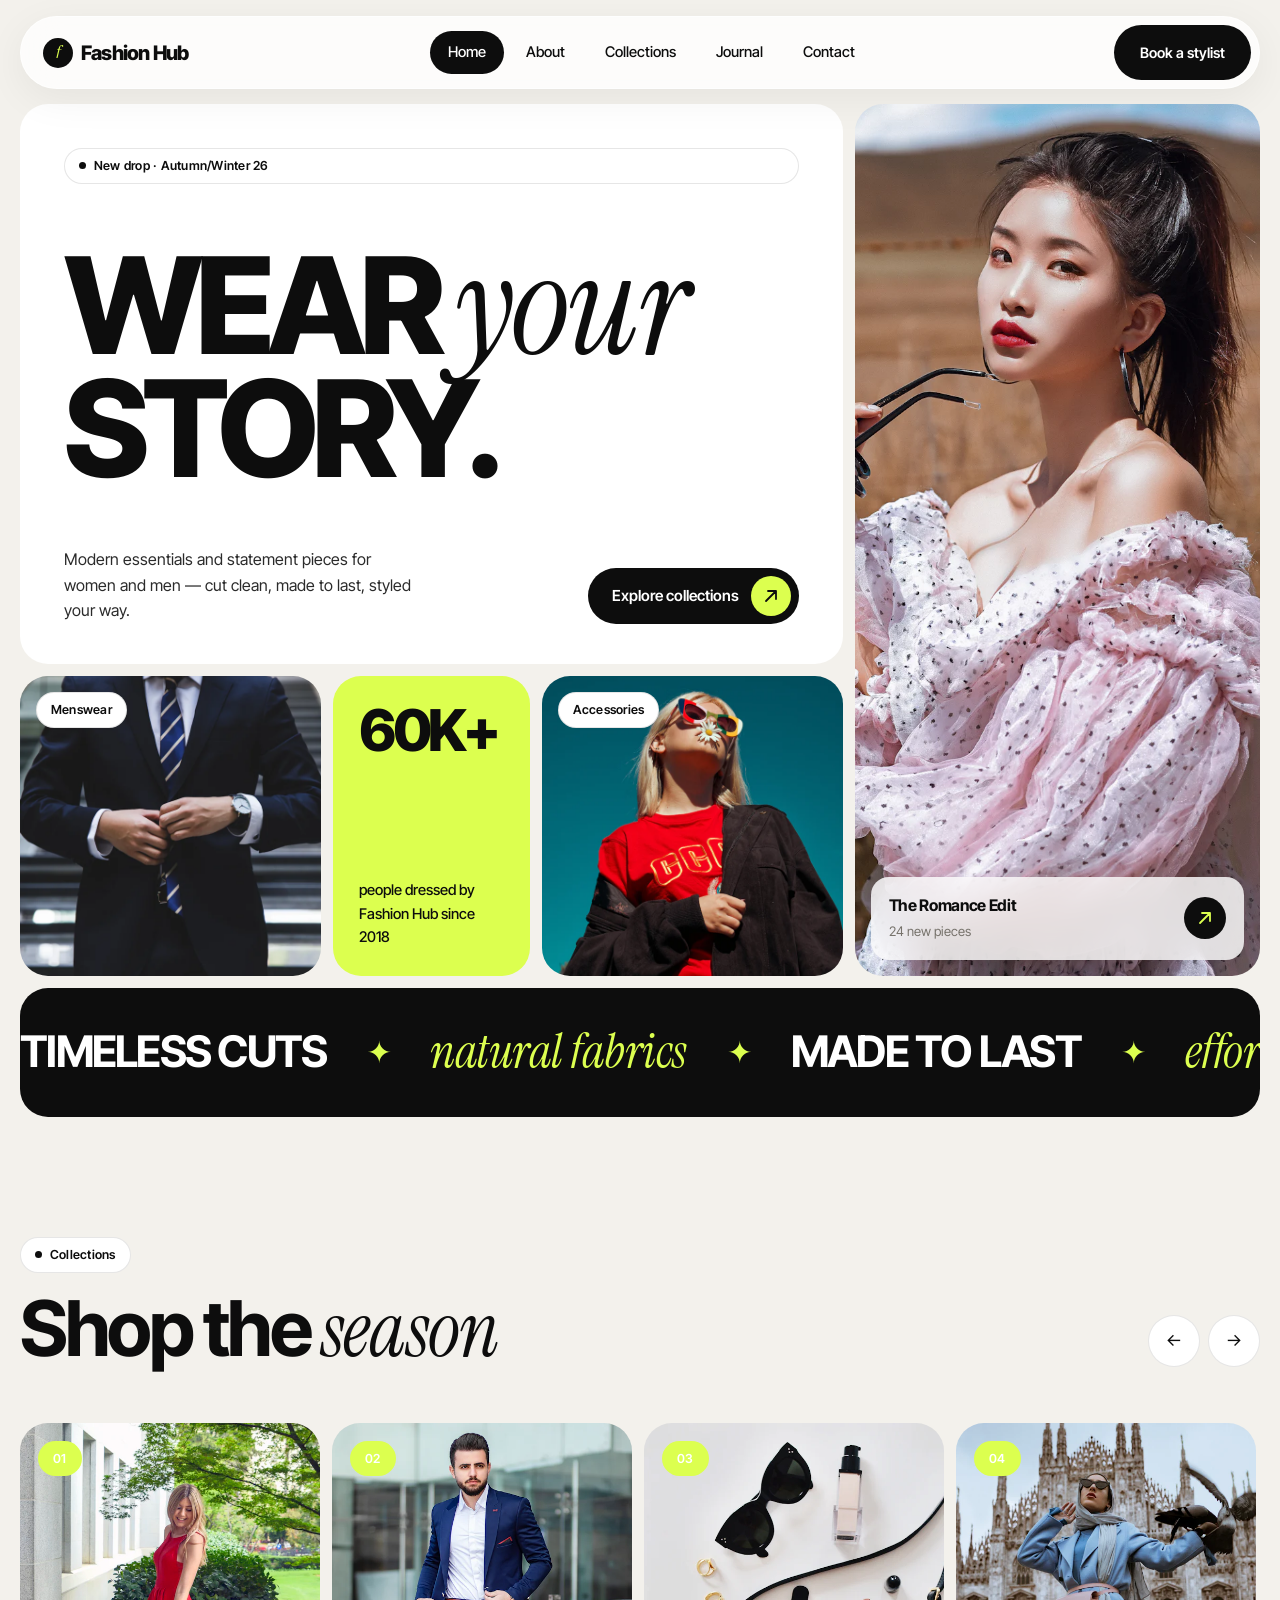
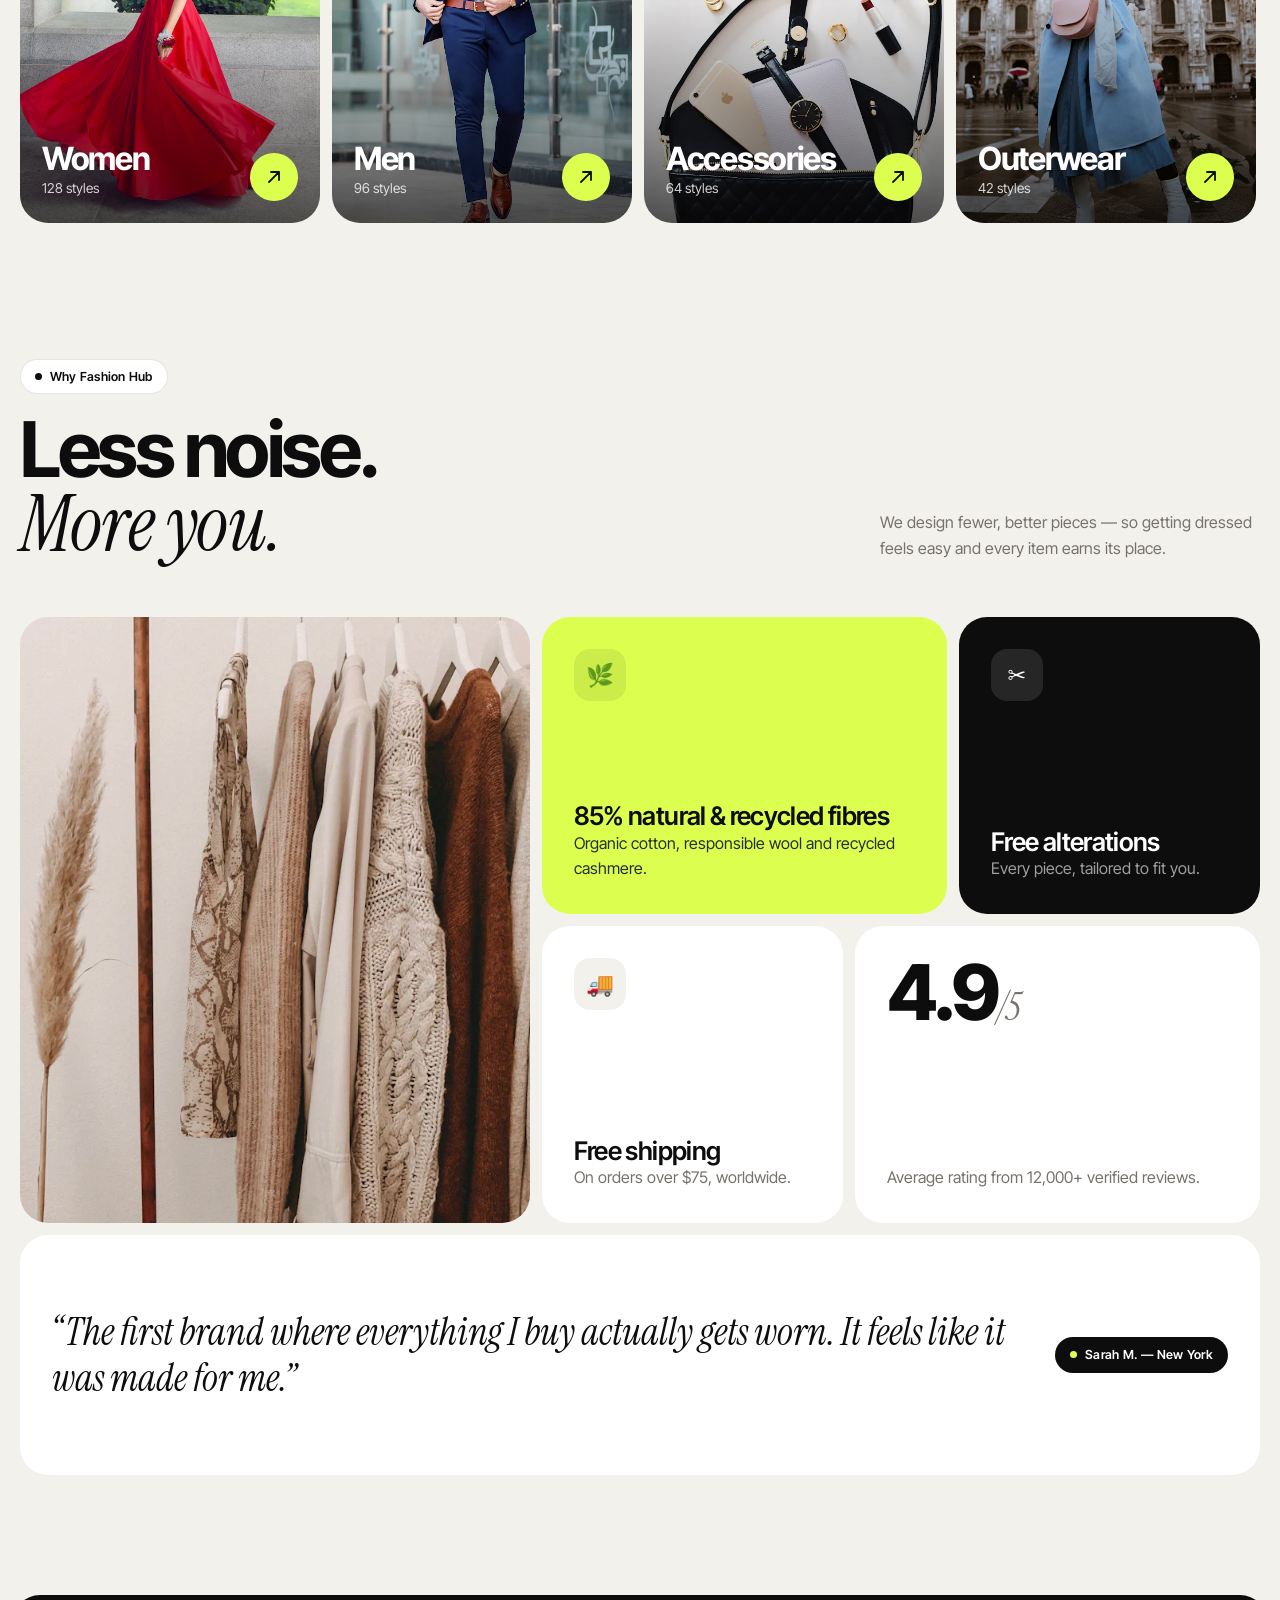
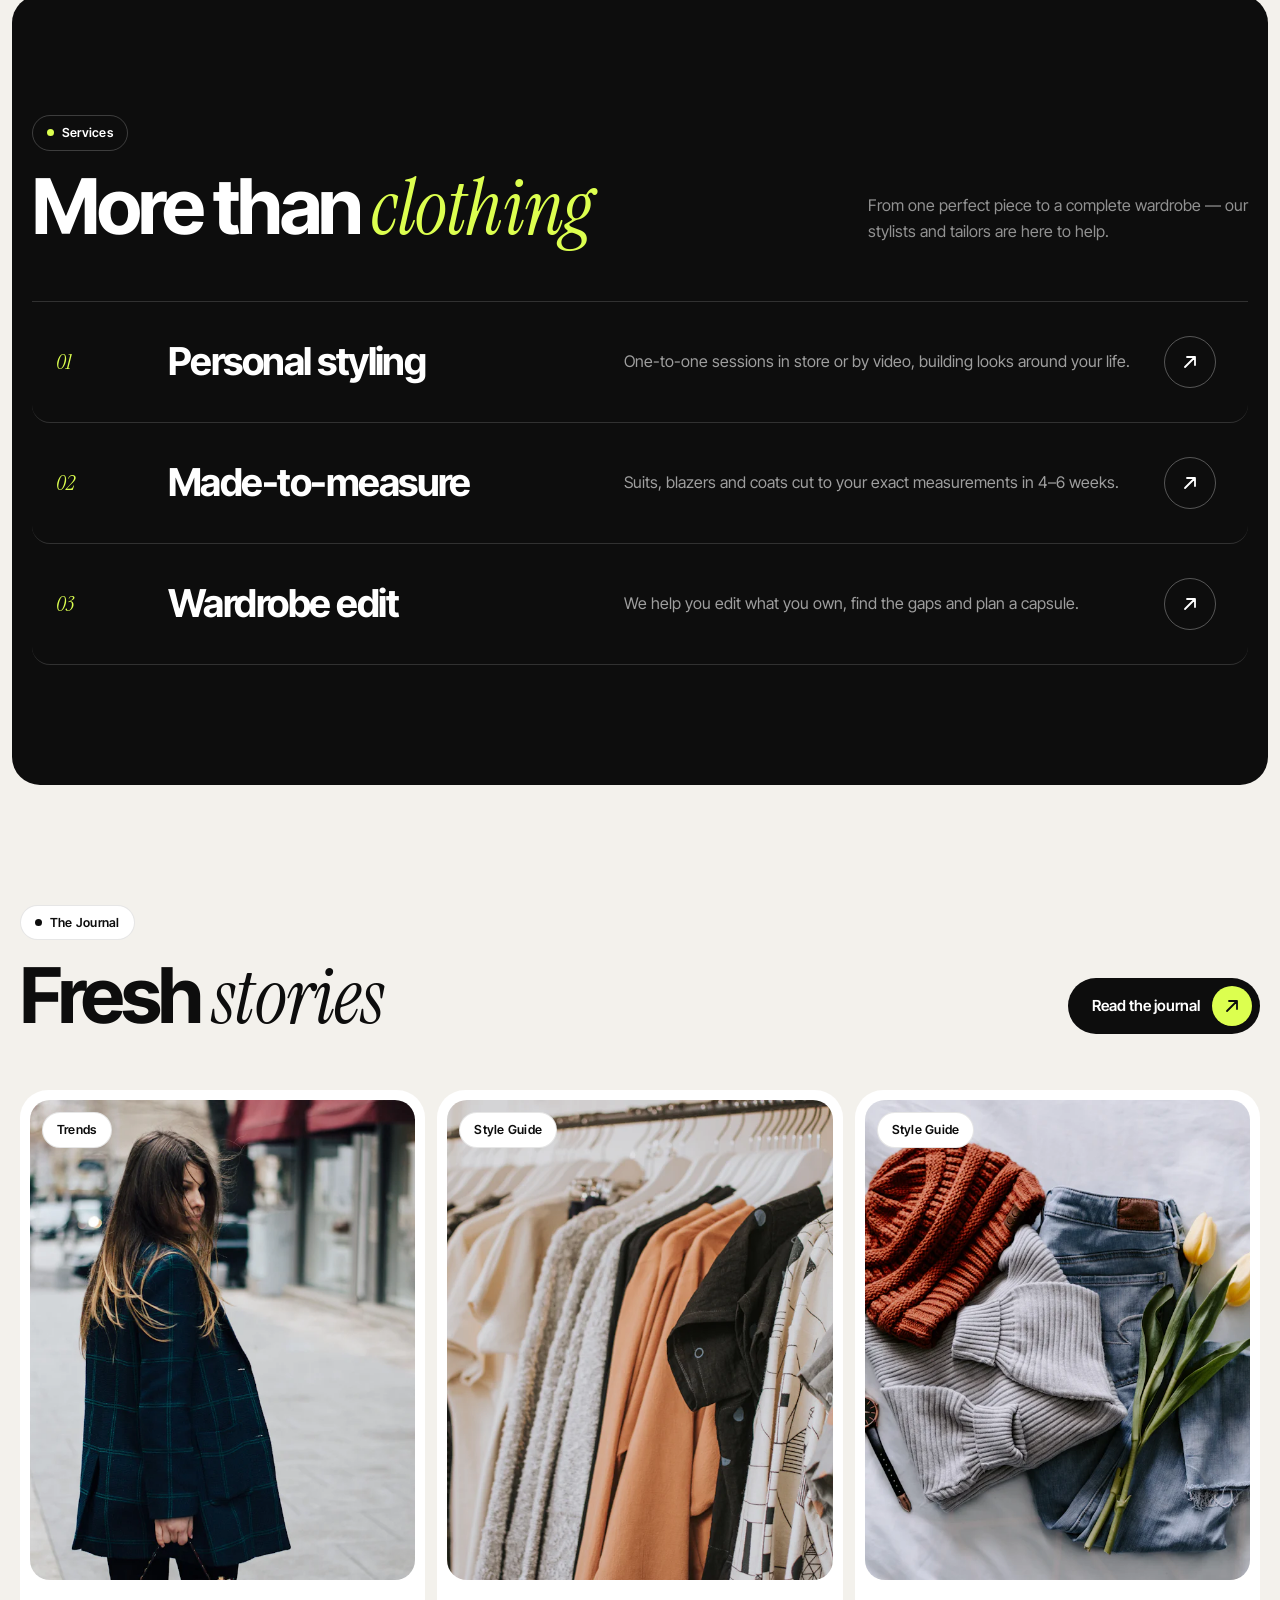
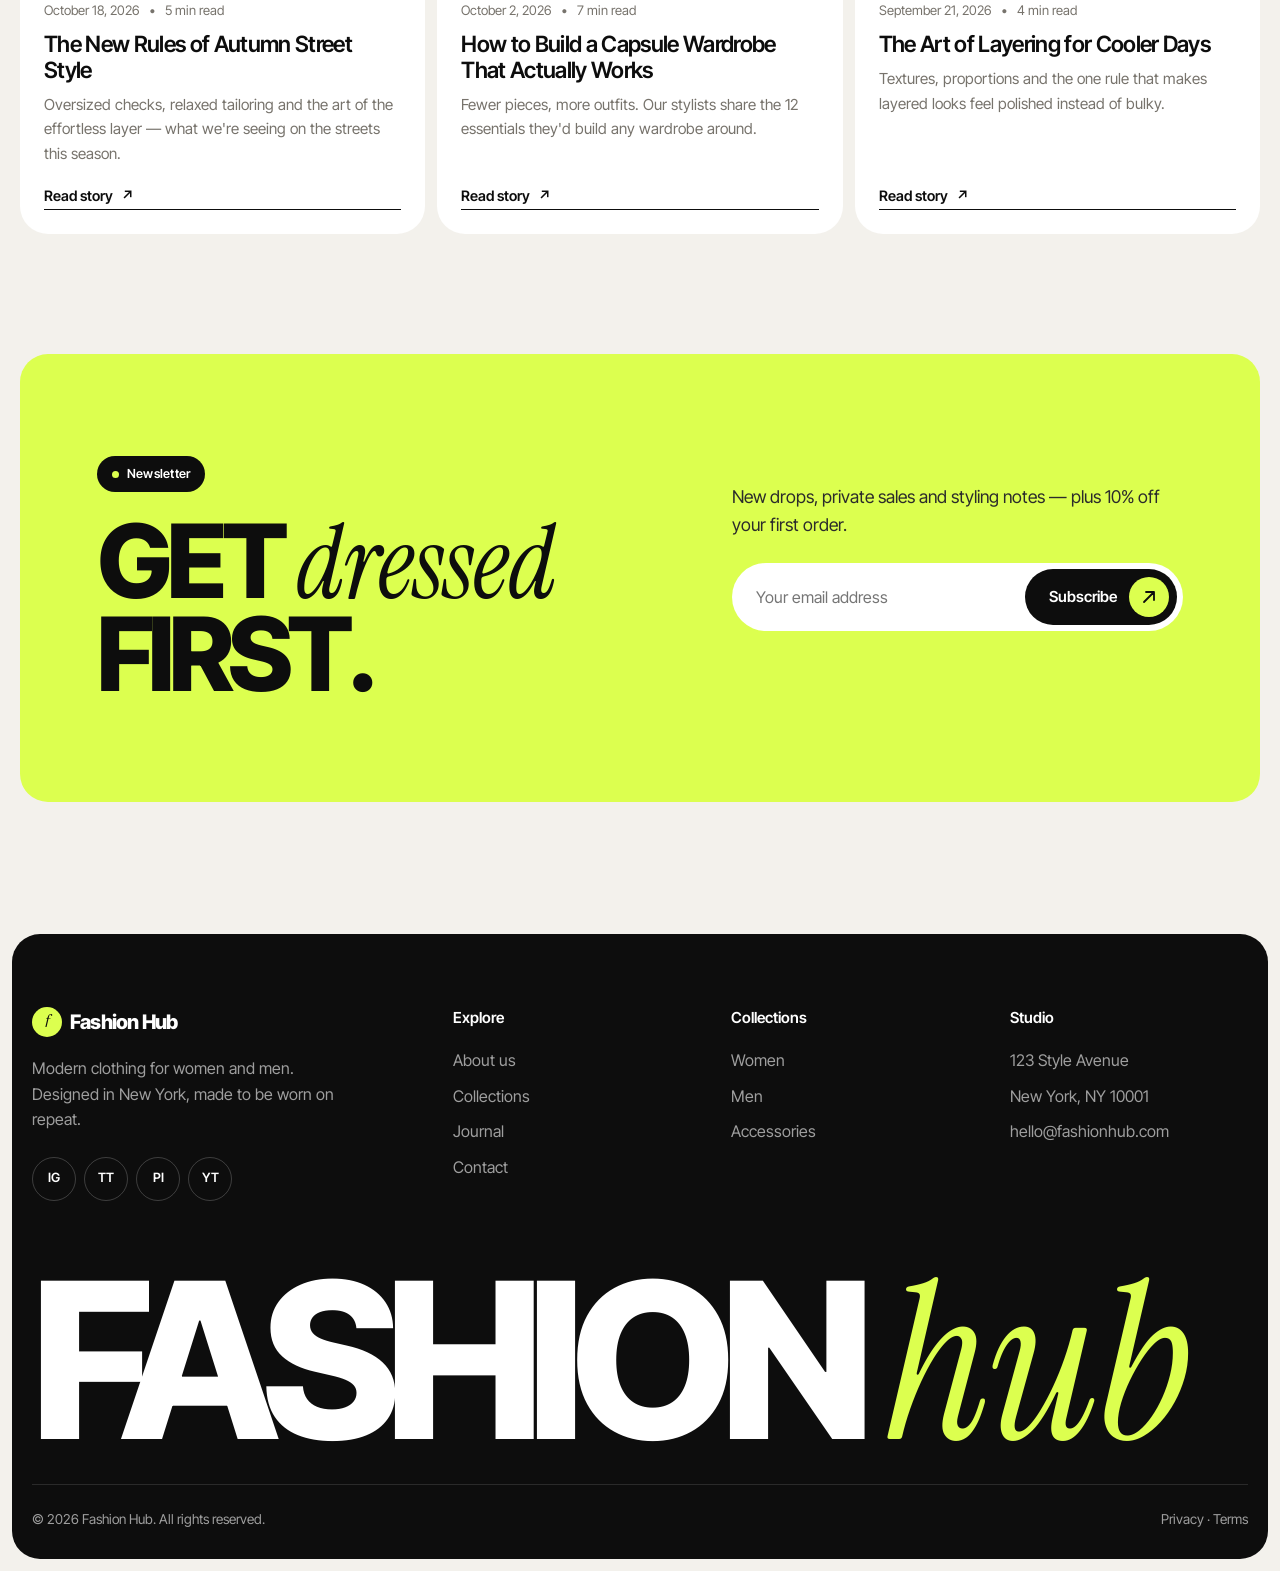
<file: public/index.html>
<!doctype html>
<html lang="en">
<head>
  <meta charset="utf-8">
  <meta name="viewport" content="width=device-width, initial-scale=1">
  <title>Fashion Hub — Wear your story</title>
  <meta name="description" content="Fashion Hub designs modern clothing and accessories for women and men.">
  <meta name="theme-color" content="#0d0d0d">
  <link rel="icon" href="data:image/svg+xml,<svg xmlns='http://www.w3.org/2000/svg' viewBox='0 0 100 100'><circle cx='50' cy='50' r='50' fill='%230d0d0d'/><text x='50' y='68' font-family='Georgia' font-style='italic' font-size='56' fill='%23dcff4f' text-anchor='middle'>f</text></svg>">
  <link rel="preload" as="image" href="images/hero.webp" fetchpriority="high">
  <link rel="preconnect" href="https://fonts.googleapis.com">
  <link rel="preconnect" href="https://fonts.gstatic.com" crossorigin>
  <link href="https://fonts.googleapis.com/css2?family=Inter+Tight:wght@400;500;600;700;800&family=Instrument+Serif:ital@1&display=swap" rel="stylesheet">
  <link rel="stylesheet" href="styles.css">
  <script>document.documentElement.classList.add("js")</script>
</head>
<body>
  <header class="site-header">
    <nav class="nav wrap">
      <a href="index.html" class="logo"><span class="logo-mark">f</span>Fashion Hub</a>
      <ul class="nav-links">
        <li><a href="index.html" class="active">Home</a></li>
        <li><a href="about.html">About</a></li>
        <li><a href="collections.html">Collections</a></li>
        <li><a href="blog.html">Journal</a></li>
        <li><a href="contact.html">Contact</a></li>
      </ul>
      <a href="contact.html" class="btn plain nav-cta">Book a stylist</a>
      <button class="menu-toggle" aria-label="Toggle menu"><span></span></button>
    </nav>
  </header>

  <main>
    <section class="hero">
      <div class="wrap">
        <div class="hero-grid">
          <div class="b b-title">
            <span class="tag"><span class="dot"></span>New drop · Autumn/Winter 26</span>
            <h1 class="display">Wear <span class="it">your</span><br>story.</h1>
            <div class="b-title-foot">
              <p>Modern essentials and statement pieces for women and men — cut clean, made to last, styled your way.</p>
              <a href="collections.html" class="btn">Explore collections <span class="arrow"><svg width="16" height="16" viewBox="0 0 16 16" fill="none" aria-hidden="true"><path d="M3 13L13 3M13 3H5M13 3v8" stroke="currentColor" stroke-width="1.8" stroke-linecap="round" stroke-linejoin="round"/></svg></span></a>
            </div>
          </div>
          <a href="collections.html#women" class="b b-hero-img">
            <img src="images/hero.webp" alt="Model in a pink ruffled dress" fetchpriority="high" decoding="async" width="1100" height="1300">
            <div class="float">
              <div><strong>The Romance Edit</strong><span>24 new pieces</span></div>
              <span class="go"><svg width="16" height="16" viewBox="0 0 16 16" fill="none" aria-hidden="true"><path d="M3 13L13 3M13 3H5M13 3v8" stroke="currentColor" stroke-width="1.8" stroke-linecap="round" stroke-linejoin="round"/></svg></span>
            </div>
          </a>
          <a href="collections.html#men" class="b b-img-a">
            <img src="images/navy-suit-sm.webp" alt="Man buttoning a navy suit jacket" decoding="async" width="640" height="760">
            <span class="tag b-label">Menswear</span>
          </a>
          <div class="b b-stat">
            <strong>60K+</strong>
            <p>people dressed by Fashion Hub since 2018</p>
          </div>
          <a href="collections.html#accessories" class="b b-img-b">
            <img src="images/red-sunnies-sm.webp" alt="Woman in red sunglasses and a black jacket" decoding="async" width="640" height="760">
            <span class="tag b-label">Accessories</span>
          </a>
        </div>
        <div class="marquee" aria-hidden="true">
          <div class="marquee-track">
            <span>Timeless cuts</span><span class="star">✦</span><span class="it">natural fabrics</span><span class="star">✦</span><span>Made to last</span><span class="star">✦</span><span class="it">effortless</span><span class="star">✦</span><span>Designed in NYC</span><span class="star">✦</span>
            <span>Timeless cuts</span><span class="star">✦</span><span class="it">natural fabrics</span><span class="star">✦</span><span>Made to last</span><span class="star">✦</span><span class="it">effortless</span><span class="star">✦</span><span>Designed in NYC</span><span class="star">✦</span>
          </div>
        </div>
      </div>
    </section>

    <section>
      <div class="wrap">
        <div class="sec-head reveal">
          <div>
            <span class="tag"><span class="dot"></span>Collections</span>
            <h2 class="h-xl">Shop the <span class="it">season</span></h2>
          </div>
          <div class="rail-nav">
            <button class="circle-btn" data-rail="-1" aria-label="Previous">←</button>
            <button class="circle-btn" data-rail="1" aria-label="Next">→</button>
          </div>
        </div>
        <div class="rail reveal">
          <a href="collections.html#women" class="rail-card">
            <img src="images/red-dress-sm.webp" alt="Woman in a flowing red dress" loading="lazy" decoding="async" width="640" height="760">
            <span class="tag lime num">01</span>
            <div class="meta"><div><h3>Women</h3><span class="count">128 styles</span></div><span class="go"><svg width="16" height="16" viewBox="0 0 16 16" fill="none" aria-hidden="true"><path d="M3 13L13 3M13 3H5M13 3v8" stroke="currentColor" stroke-width="1.8" stroke-linecap="round" stroke-linejoin="round"/></svg></span></div>
          </a>
          <a href="collections.html#men" class="rail-card">
            <img src="images/suit-sm.webp" alt="Man in a tailored blue suit" loading="lazy" decoding="async" width="640" height="760">
            <span class="tag lime num">02</span>
            <div class="meta"><div><h3>Men</h3><span class="count">96 styles</span></div><span class="go"><svg width="16" height="16" viewBox="0 0 16 16" fill="none" aria-hidden="true"><path d="M3 13L13 3M13 3H5M13 3v8" stroke="currentColor" stroke-width="1.8" stroke-linecap="round" stroke-linejoin="round"/></svg></span></div>
          </a>
          <a href="collections.html#accessories" class="rail-card">
            <img src="images/flatlay-sm.webp" alt="Sunglasses, watch and leather bag" loading="lazy" decoding="async" width="640" height="760">
            <span class="tag lime num">03</span>
            <div class="meta"><div><h3>Accessories</h3><span class="count">64 styles</span></div><span class="go"><svg width="16" height="16" viewBox="0 0 16 16" fill="none" aria-hidden="true"><path d="M3 13L13 3M13 3H5M13 3v8" stroke="currentColor" stroke-width="1.8" stroke-linecap="round" stroke-linejoin="round"/></svg></span></div>
          </a>
          <a href="collections.html#edits" class="rail-card">
            <img src="images/milan-coat-sm.webp" alt="Woman in a pale blue coat in Milan" loading="lazy" decoding="async" width="640" height="760">
            <span class="tag lime num">04</span>
            <div class="meta"><div><h3>Outerwear</h3><span class="count">42 styles</span></div><span class="go"><svg width="16" height="16" viewBox="0 0 16 16" fill="none" aria-hidden="true"><path d="M3 13L13 3M13 3H5M13 3v8" stroke="currentColor" stroke-width="1.8" stroke-linecap="round" stroke-linejoin="round"/></svg></span></div>
          </a>
          <a href="collections.html#edits" class="rail-card">
            <img src="images/yellow-set-sm.webp" alt="Woman in a yellow tracksuit" loading="lazy" decoding="async" width="640" height="760">
            <span class="tag lime num">05</span>
            <div class="meta"><div><h3>Off-Duty</h3><span class="count">38 styles</span></div><span class="go"><svg width="16" height="16" viewBox="0 0 16 16" fill="none" aria-hidden="true"><path d="M3 13L13 3M13 3H5M13 3v8" stroke="currentColor" stroke-width="1.8" stroke-linecap="round" stroke-linejoin="round"/></svg></span></div>
          </a>
        </div>
      </div>
    </section>

    <section style="padding-top:0">
      <div class="wrap">
        <div class="sec-head reveal">
          <div>
            <span class="tag"><span class="dot"></span>Why Fashion Hub</span>
            <h2 class="h-xl">Less noise.<br><span class="it">More you.</span></h2>
          </div>
          <p>We design fewer, better pieces — so getting dressed feels easy and every item earns its place.</p>
        </div>
        <div class="bento">
          <div class="b pic span-5 row-2 reveal"><img src="images/knit-rail-sm.webp" alt="Neutral knitwear on a rail" loading="lazy" decoding="async" width="640" height="760"></div>
          <div class="b lime span-4 reveal">
            <span class="icon-chip">🌿</span>
            <div><h3 class="h-md">85% natural &amp; recycled fibres</h3><p>Organic cotton, responsible wool and recycled cashmere.</p></div>
          </div>
          <div class="b ink span-3 reveal">
            <span class="icon-chip">✂️</span>
            <div><h3 class="h-md">Free alterations</h3><p>Every piece, tailored to fit you.</p></div>
          </div>
          <div class="b span-3 reveal">
            <span class="icon-chip">🚚</span>
            <div><h3 class="h-md">Free shipping</h3><p>On orders over $75, worldwide.</p></div>
          </div>
          <div class="b span-4 reveal">
            <div class="big-num">4.9<span class="it" style="font-size:.5em;color:var(--muted)">/5</span></div>
            <p>Average rating from 12,000+ verified reviews.</p>
          </div>
          <div class="b span-12 reveal" style="flex-direction:row;align-items:center;flex-wrap:wrap">
            <p style="font-family:var(--serif);font-style:italic;font-size:clamp(1.5rem,3vw,2.4rem);line-height:1.2;color:var(--ink);flex:1;min-width:260px">“The first brand where everything I buy actually gets worn. It feels like it was made for me.”</p>
            <span class="tag dark"><span class="dot"></span>Sarah M. — New York</span>
          </div>
        </div>
      </div>
    </section>

    <div class="inset">
      <section class="dark-sec">
        <div class="wrap">
          <div class="sec-head reveal">
            <div>
              <span class="tag"><span class="dot"></span>Services</span>
              <h2 class="h-xl">More than <span class="it" style="color:var(--lime)">clothing</span></h2>
            </div>
            <p>From one perfect piece to a complete wardrobe — our stylists and tailors are here to help.</p>
          </div>
          <div class="svc-list">
            <a href="contact.html" class="svc reveal"><span class="n">01</span><h3>Personal styling</h3><p>One-to-one sessions in store or by video, building looks around your life.</p><span class="go"><svg width="16" height="16" viewBox="0 0 16 16" fill="none" aria-hidden="true"><path d="M3 13L13 3M13 3H5M13 3v8" stroke="currentColor" stroke-width="1.8" stroke-linecap="round" stroke-linejoin="round"/></svg></span></a>
            <a href="contact.html" class="svc reveal"><span class="n">02</span><h3>Made-to-measure</h3><p>Suits, blazers and coats cut to your exact measurements in 4–6 weeks.</p><span class="go"><svg width="16" height="16" viewBox="0 0 16 16" fill="none" aria-hidden="true"><path d="M3 13L13 3M13 3H5M13 3v8" stroke="currentColor" stroke-width="1.8" stroke-linecap="round" stroke-linejoin="round"/></svg></span></a>
            <a href="contact.html" class="svc reveal"><span class="n">03</span><h3>Wardrobe edit</h3><p>We help you edit what you own, find the gaps and plan a capsule.</p><span class="go"><svg width="16" height="16" viewBox="0 0 16 16" fill="none" aria-hidden="true"><path d="M3 13L13 3M13 3H5M13 3v8" stroke="currentColor" stroke-width="1.8" stroke-linecap="round" stroke-linejoin="round"/></svg></span></a>
          </div>
        </div>
      </section>
    </div>

    <section>
      <div class="wrap">
        <div class="sec-head reveal">
          <div>
            <span class="tag"><span class="dot"></span>The Journal</span>
            <h2 class="h-xl">Fresh <span class="it">stories</span></h2>
          </div>
          <a href="blog.html" class="btn">Read the journal <span class="arrow"><svg width="16" height="16" viewBox="0 0 16 16" fill="none" aria-hidden="true"><path d="M3 13L13 3M13 3H5M13 3v8" stroke="currentColor" stroke-width="1.8" stroke-linecap="round" stroke-linejoin="round"/></svg></span></a>
        </div>
        <div class="blog-grid" id="blog-grid" data-limit="3"></div>
      </div>
    </section>

    <section style="padding-top:0">
      <div class="wrap">
        <div class="cta reveal">
          <div>
            <span class="tag dark"><span class="dot"></span>Newsletter</span>
            <h2 class="display" style="font-size:clamp(3rem,8vw,7rem);margin-top:24px">Get <span class="it">dressed</span><br>first.</h2>
          </div>
          <div>
            <p>New drops, private sales and styling notes — plus 10% off your first order.</p>
            <form class="subscribe" data-message="You're in! Check your inbox for your 10% code.">
              <input type="email" placeholder="Your email address" required aria-label="Email address">
              <button class="btn" type="submit">Subscribe <span class="arrow"><svg width="16" height="16" viewBox="0 0 16 16" fill="none" aria-hidden="true"><path d="M3 13L13 3M13 3H5M13 3v8" stroke="currentColor" stroke-width="1.8" stroke-linecap="round" stroke-linejoin="round"/></svg></span></button>
            </form>
            <p class="form-note"></p>
          </div>
        </div>
      </div>
    </section>
  </main>

  <footer class="site-footer">
    <div class="wrap">
      <div class="foot-top">
        <div>
          <a href="index.html" class="logo"><span class="logo-mark">f</span>Fashion Hub</a>
          <p class="foot-about">Modern clothing for women and men. Designed in New York, made to be worn on repeat.</p>
          <div class="socials">
            <a href="#" aria-label="Instagram">IG</a>
            <a href="#" aria-label="TikTok">TT</a>
            <a href="#" aria-label="Pinterest">PI</a>
            <a href="#" aria-label="YouTube">YT</a>
          </div>
        </div>
        <div>
          <h4>Explore</h4>
          <ul>
            <li><a href="about.html">About us</a></li>
            <li><a href="collections.html">Collections</a></li>
            <li><a href="blog.html">Journal</a></li>
            <li><a href="contact.html">Contact</a></li>
          </ul>
        </div>
        <div>
          <h4>Collections</h4>
          <ul>
            <li><a href="collections.html#women">Women</a></li>
            <li><a href="collections.html#men">Men</a></li>
            <li><a href="collections.html#accessories">Accessories</a></li>
          </ul>
        </div>
        <div>
          <h4>Studio</h4>
          <ul>
            <li>123 Style Avenue</li>
            <li>New York, NY 10001</li>
            <li><a href="mailto:hello@fashionhub.com">hello@fashionhub.com</a></li>
          </ul>
        </div>
      </div>
      <div class="wordmark" aria-hidden="true">Fashion <span class="it">hub</span></div>
      <div class="foot-bottom">
        <span>© <span id="year"></span> Fashion Hub. All rights reserved.</span>
        <span>Privacy · Terms</span>
      </div>
    </div>
  </footer>

  <script src="script.js" defer></script>
</body>
</html>
</file>
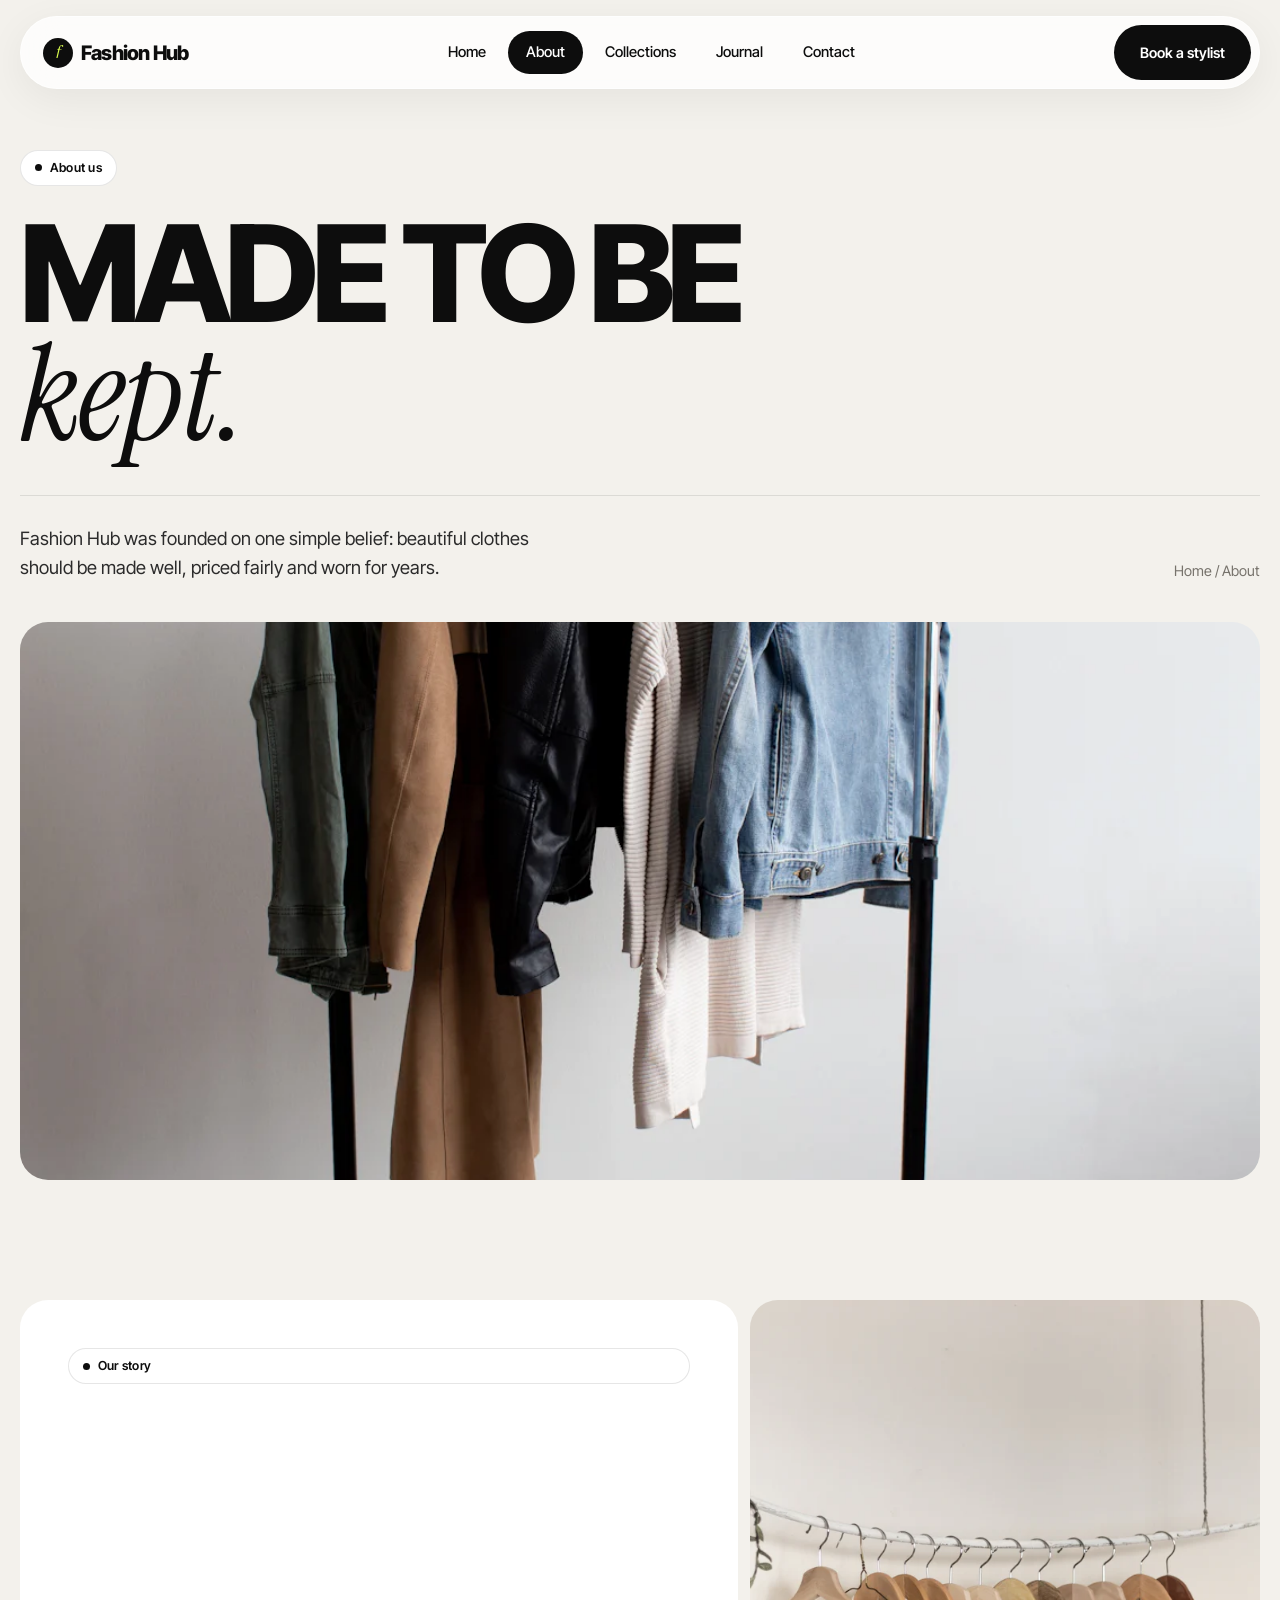
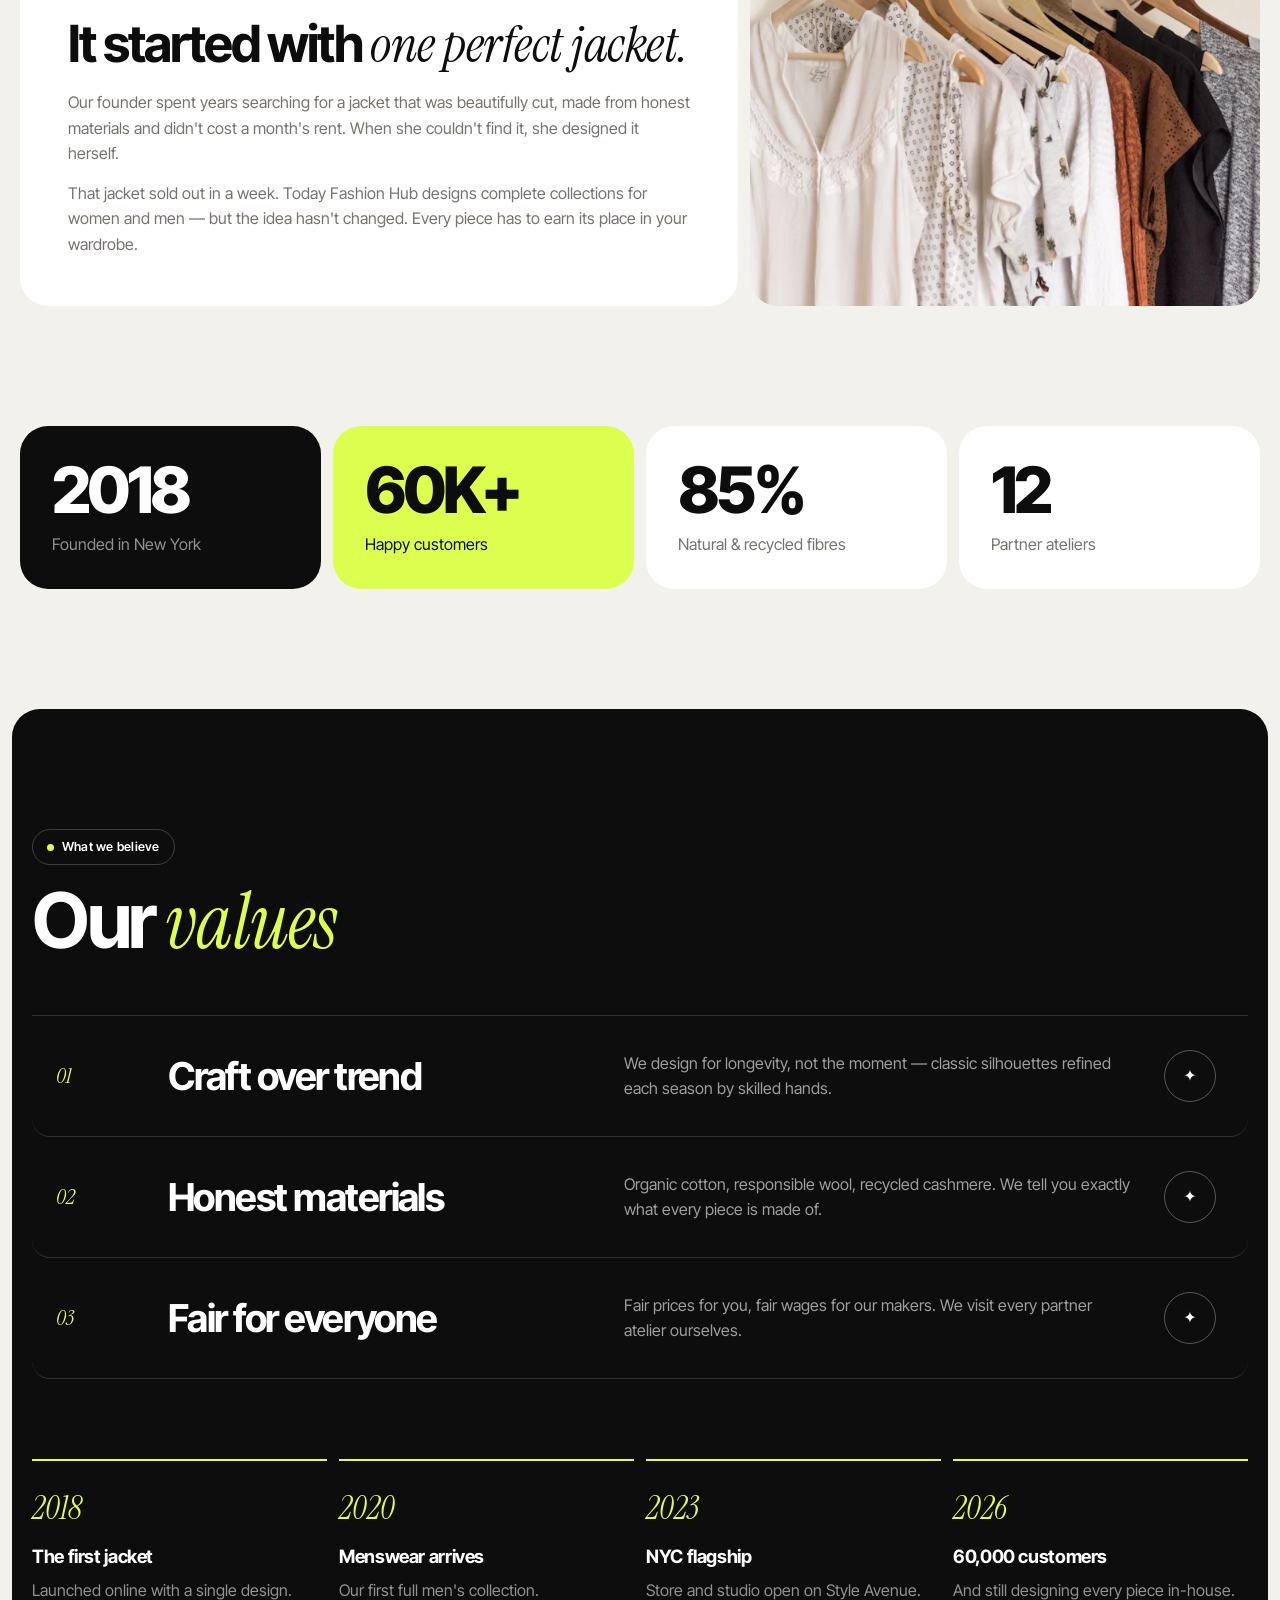
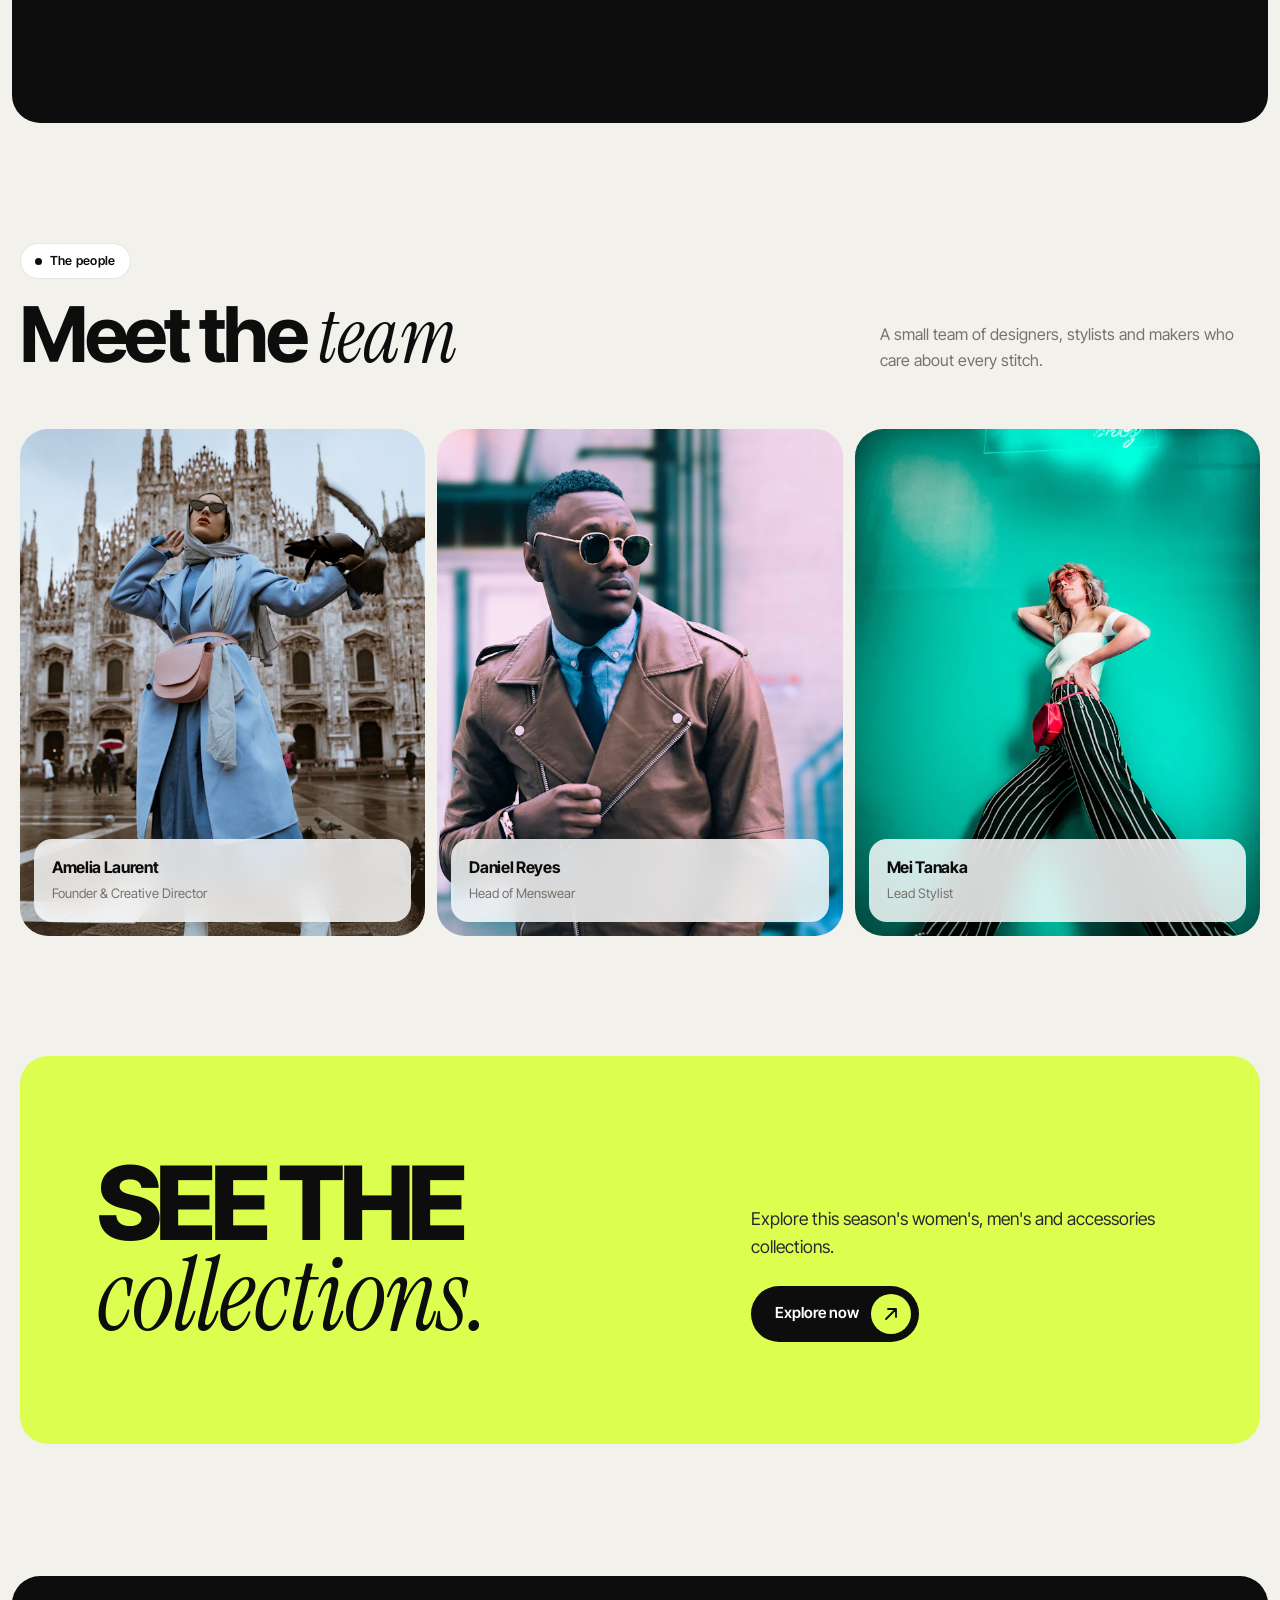
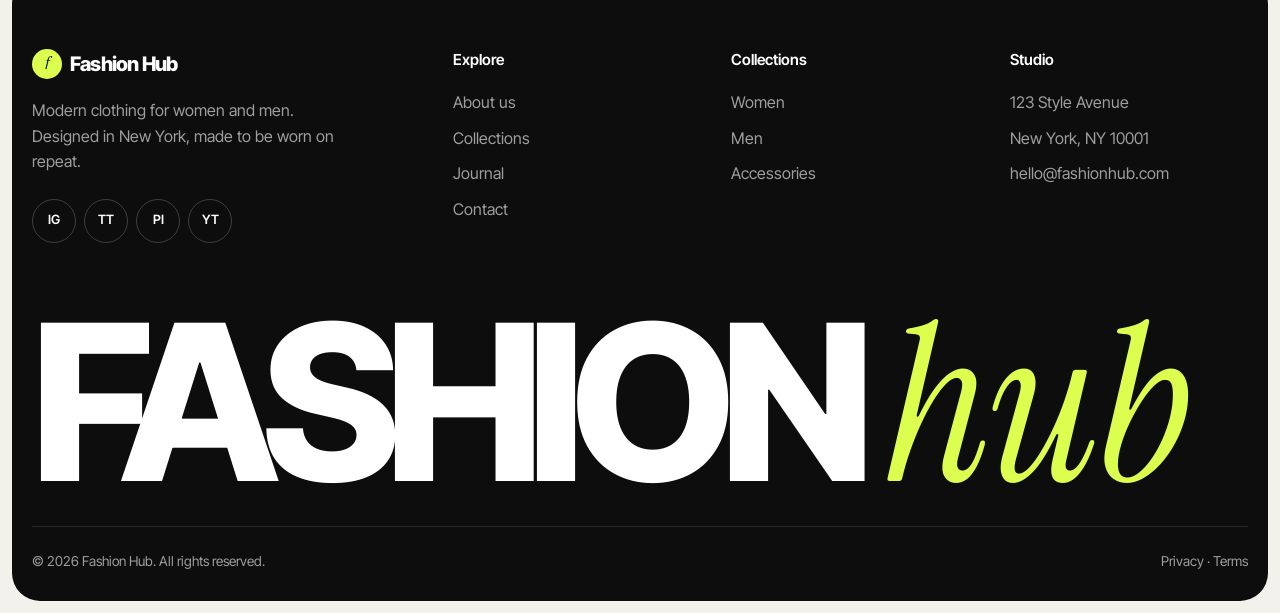
<file: public/about.html>
<!doctype html>
<html lang="en">
<head>
  <meta charset="utf-8">
  <meta name="viewport" content="width=device-width, initial-scale=1">
  <title>About us — Fashion Hub</title>
  <meta name="description" content="The story, values and people behind Fashion Hub.">
  <meta name="theme-color" content="#0d0d0d">
  <link rel="icon" href="data:image/svg+xml,<svg xmlns='http://www.w3.org/2000/svg' viewBox='0 0 100 100'><circle cx='50' cy='50' r='50' fill='%230d0d0d'/><text x='50' y='68' font-family='Georgia' font-style='italic' font-size='56' fill='%23dcff4f' text-anchor='middle'>f</text></svg>">
  <link rel="preload" as="image" href="images/studio-rack.webp">
  <link rel="preconnect" href="https://fonts.googleapis.com">
  <link rel="preconnect" href="https://fonts.gstatic.com" crossorigin>
  <link href="https://fonts.googleapis.com/css2?family=Inter+Tight:wght@400;500;600;700;800&family=Instrument+Serif:ital@1&display=swap" rel="stylesheet">
  <link rel="stylesheet" href="styles.css">
  <script>document.documentElement.classList.add("js")</script>
</head>
<body>
  <header class="site-header">
    <nav class="nav wrap">
      <a href="index.html" class="logo"><span class="logo-mark">f</span>Fashion Hub</a>
      <ul class="nav-links">
        <li><a href="index.html">Home</a></li>
        <li><a href="about.html" class="active">About</a></li>
        <li><a href="collections.html">Collections</a></li>
        <li><a href="blog.html">Journal</a></li>
        <li><a href="contact.html">Contact</a></li>
      </ul>
      <a href="contact.html" class="btn plain nav-cta">Book a stylist</a>
      <button class="menu-toggle" aria-label="Toggle menu"><span></span></button>
    </nav>
  </header>

  <main>
    <section class="page-hero">
      <div class="wrap">
        <span class="tag"><span class="dot"></span>About us</span>
        <h1 class="display">Made to be<br><span class="it">kept.</span></h1>
        <div class="page-hero-foot">
          <p class="lead">Fashion Hub was founded on one simple belief: beautiful clothes should be made well, priced fairly and worn for years.</p>
          <div class="crumbs"><a href="index.html">Home</a> / About</div>
        </div>
      </div>
    </section>

    <div class="wrap reveal"><div class="banner"><img src="images/studio-rack.webp" alt="A curated rail of clothing in the Fashion Hub studio" decoding="async" width="1100" height="1300"></div></div>

    <section>
      <div class="wrap">
        <div class="bento">
          <div class="b span-7 reveal" style="padding:48px">
            <span class="tag"><span class="dot"></span>Our story</span>
            <div>
              <h2 class="h-lg" style="margin-bottom:20px">It started with <span class="it">one perfect jacket.</span></h2>
              <p style="margin-bottom:14px">Our founder spent years searching for a jacket that was beautifully cut, made from honest materials and didn't cost a month's rent. When she couldn't find it, she designed it herself.</p>
              <p>That jacket sold out in a week. Today Fashion Hub designs complete collections for women and men — but the idea hasn't changed. Every piece has to earn its place in your wardrobe.</p>
            </div>
          </div>
          <div class="b pic span-5 reveal"><img src="images/hangers-sm.webp" alt="Neutral garments on wooden hangers" loading="lazy" decoding="async" width="640" height="760"></div>
        </div>
      </div>
    </section>

    <section style="padding-top:0">
      <div class="wrap stats-row">
        <div class="stat-card ink reveal"><strong>2018</strong><span class="muted">Founded in New York</span></div>
        <div class="stat-card lime reveal"><strong>60K+</strong><span>Happy customers</span></div>
        <div class="stat-card reveal"><strong>85%</strong><span class="muted">Natural &amp; recycled fibres</span></div>
        <div class="stat-card reveal"><strong>12</strong><span class="muted">Partner ateliers</span></div>
      </div>
    </section>

    <div class="inset">
      <section class="dark-sec">
        <div class="wrap">
          <div class="sec-head reveal">
            <div>
              <span class="tag"><span class="dot"></span>What we believe</span>
              <h2 class="h-xl">Our <span class="it" style="color:var(--lime)">values</span></h2>
            </div>
          </div>
          <div class="svc-list">
            <div class="svc reveal"><span class="n">01</span><h3>Craft over trend</h3><p>We design for longevity, not the moment — classic silhouettes refined each season by skilled hands.</p><span class="go">✦</span></div>
            <div class="svc reveal"><span class="n">02</span><h3>Honest materials</h3><p>Organic cotton, responsible wool, recycled cashmere. We tell you exactly what every piece is made of.</p><span class="go">✦</span></div>
            <div class="svc reveal"><span class="n">03</span><h3>Fair for everyone</h3><p>Fair prices for you, fair wages for our makers. We visit every partner atelier ourselves.</p><span class="go">✦</span></div>
          </div>
          <div class="timeline" style="margin-top:80px">
            <div class="milestone reveal"><span class="yr">2018</span><h4>The first jacket</h4><p class="muted">Launched online with a single design.</p></div>
            <div class="milestone reveal"><span class="yr">2020</span><h4>Menswear arrives</h4><p class="muted">Our first full men's collection.</p></div>
            <div class="milestone reveal"><span class="yr">2023</span><h4>NYC flagship</h4><p class="muted">Store and studio open on Style Avenue.</p></div>
            <div class="milestone reveal"><span class="yr">2026</span><h4>60,000 customers</h4><p class="muted">And still designing every piece in-house.</p></div>
          </div>
        </div>
      </section>
    </div>

    <section>
      <div class="wrap">
        <div class="sec-head reveal">
          <div>
            <span class="tag"><span class="dot"></span>The people</span>
            <h2 class="h-xl">Meet the <span class="it">team</span></h2>
          </div>
          <p>A small team of designers, stylists and makers who care about every stitch.</p>
        </div>
        <div class="team">
          <div class="member reveal">
            <img src="images/milan-coat-sm.webp" alt="Portrait of Amelia Laurent" loading="lazy" decoding="async" width="640" height="760">
            <div class="float"><div><strong>Amelia Laurent</strong><span>Founder &amp; Creative Director</span></div></div>
          </div>
          <div class="member reveal">
            <img src="images/leather-jacket-sm.webp" alt="Portrait of Daniel Reyes" loading="lazy" decoding="async" width="640" height="760">
            <div class="float"><div><strong>Daniel Reyes</strong><span>Head of Menswear</span></div></div>
          </div>
          <div class="member reveal">
            <img src="images/teal-stripes-sm.webp" alt="Portrait of Mei Tanaka" loading="lazy" decoding="async" width="640" height="760">
            <div class="float"><div><strong>Mei Tanaka</strong><span>Lead Stylist</span></div></div>
          </div>
        </div>
      </div>
    </section>

    <section style="padding-top:0">
      <div class="wrap">
        <div class="cta reveal">
          <h2 class="display" style="font-size:clamp(3rem,8vw,7rem)">See the <span class="it">collections.</span></h2>
          <div>
            <p>Explore this season's women's, men's and accessories collections.</p>
            <a href="collections.html" class="btn">Explore now <span class="arrow"><svg width="16" height="16" viewBox="0 0 16 16" fill="none" aria-hidden="true"><path d="M3 13L13 3M13 3H5M13 3v8" stroke="currentColor" stroke-width="1.8" stroke-linecap="round" stroke-linejoin="round"/></svg></span></a>
          </div>
        </div>
      </div>
    </section>
  </main>

  <footer class="site-footer">
    <div class="wrap">
      <div class="foot-top">
        <div>
          <a href="index.html" class="logo"><span class="logo-mark">f</span>Fashion Hub</a>
          <p class="foot-about">Modern clothing for women and men. Designed in New York, made to be worn on repeat.</p>
          <div class="socials">
            <a href="#" aria-label="Instagram">IG</a>
            <a href="#" aria-label="TikTok">TT</a>
            <a href="#" aria-label="Pinterest">PI</a>
            <a href="#" aria-label="YouTube">YT</a>
          </div>
        </div>
        <div>
          <h4>Explore</h4>
          <ul>
            <li><a href="about.html">About us</a></li>
            <li><a href="collections.html">Collections</a></li>
            <li><a href="blog.html">Journal</a></li>
            <li><a href="contact.html">Contact</a></li>
          </ul>
        </div>
        <div>
          <h4>Collections</h4>
          <ul>
            <li><a href="collections.html#women">Women</a></li>
            <li><a href="collections.html#men">Men</a></li>
            <li><a href="collections.html#accessories">Accessories</a></li>
          </ul>
        </div>
        <div>
          <h4>Studio</h4>
          <ul>
            <li>123 Style Avenue</li>
            <li>New York, NY 10001</li>
            <li><a href="mailto:hello@fashionhub.com">hello@fashionhub.com</a></li>
          </ul>
        </div>
      </div>
      <div class="wordmark" aria-hidden="true">Fashion <span class="it">hub</span></div>
      <div class="foot-bottom">
        <span>© <span id="year"></span> Fashion Hub. All rights reserved.</span>
        <span>Privacy · Terms</span>
      </div>
    </div>
  </footer>

  <script src="script.js" defer></script>
</body>
</html>
</file>
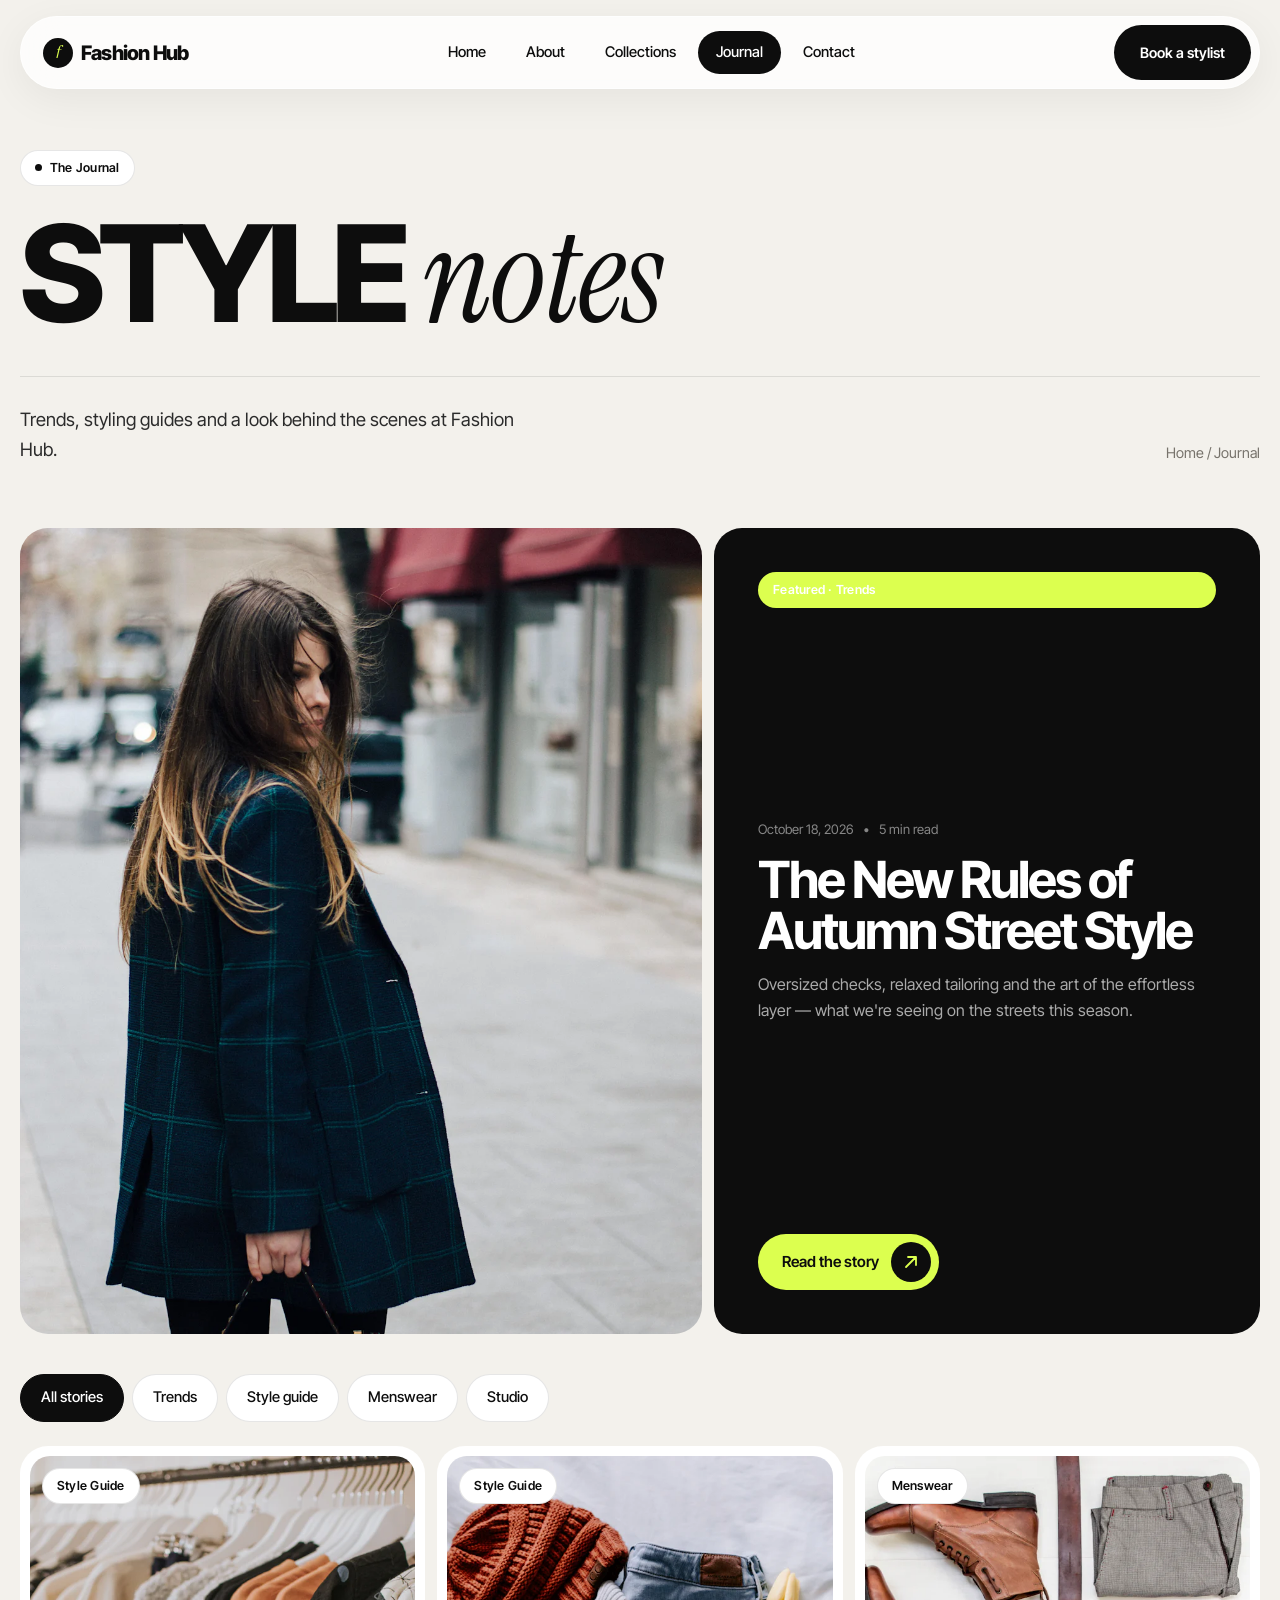
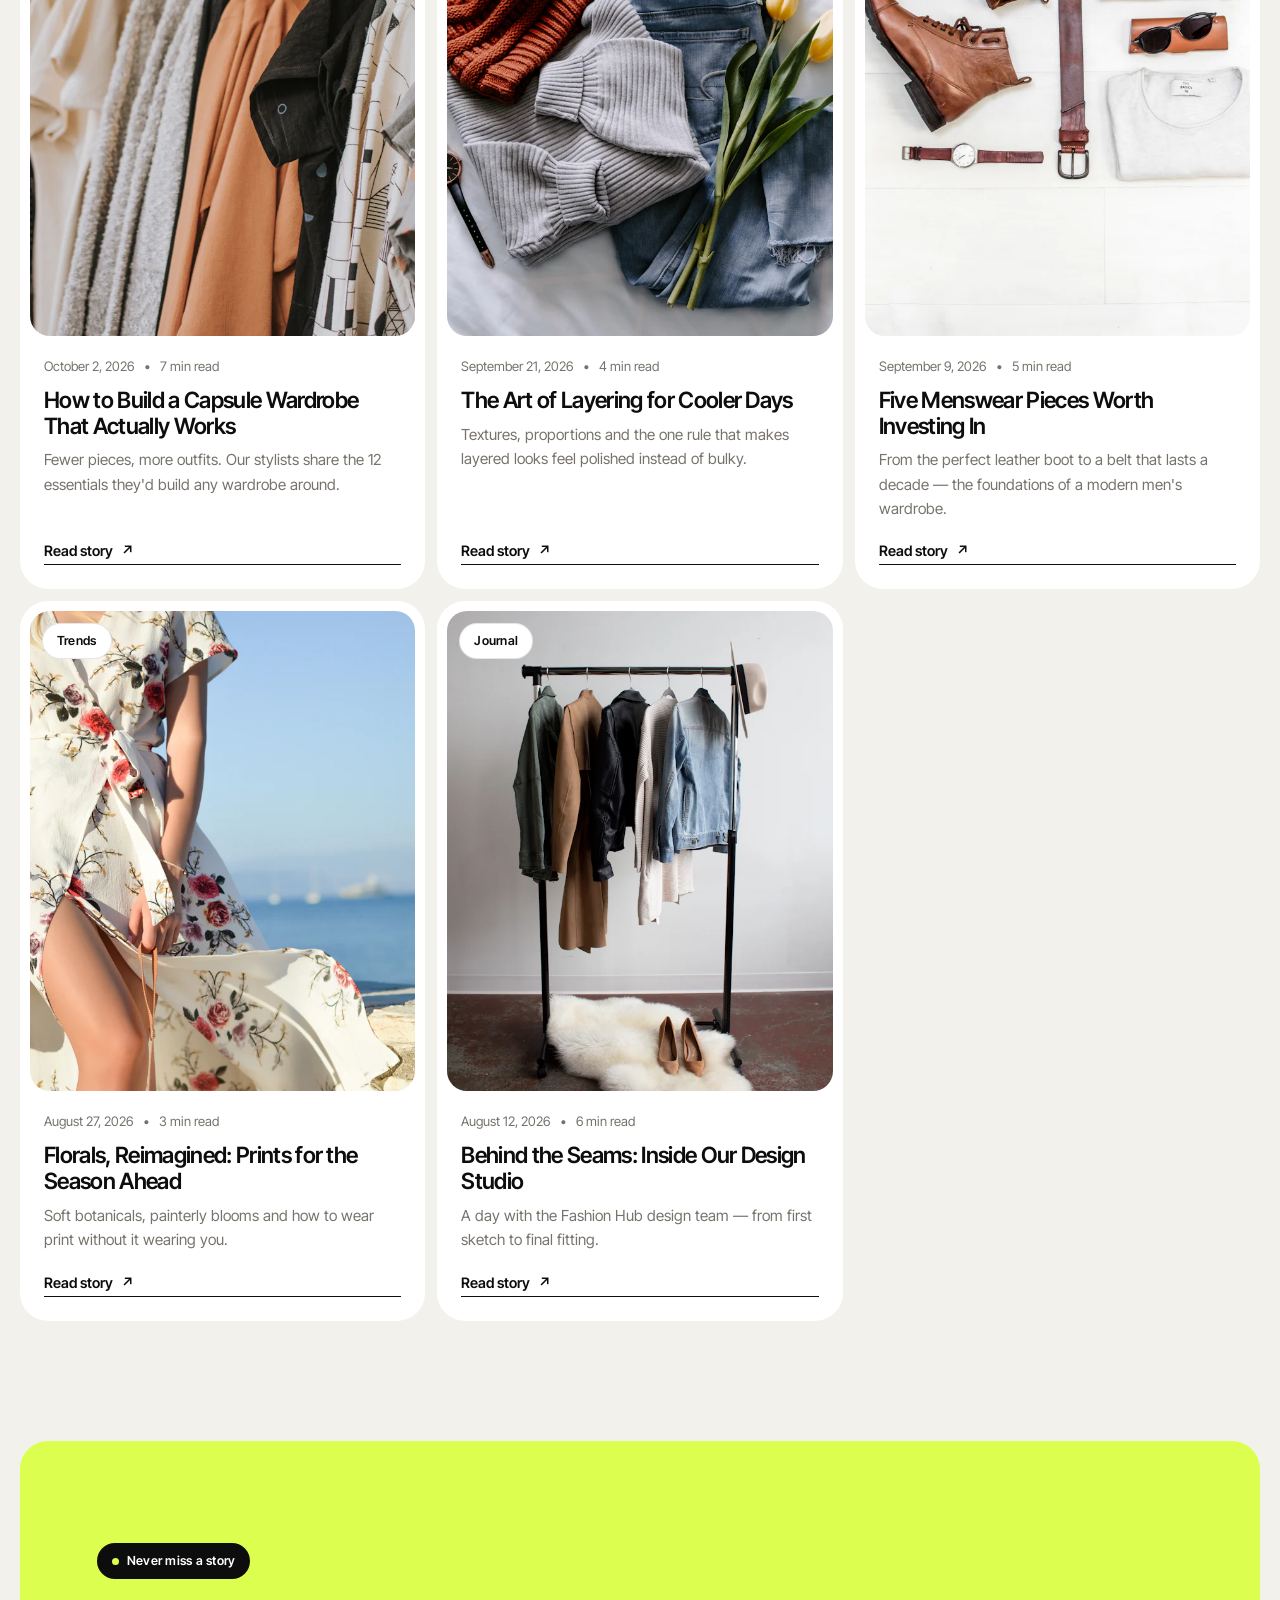
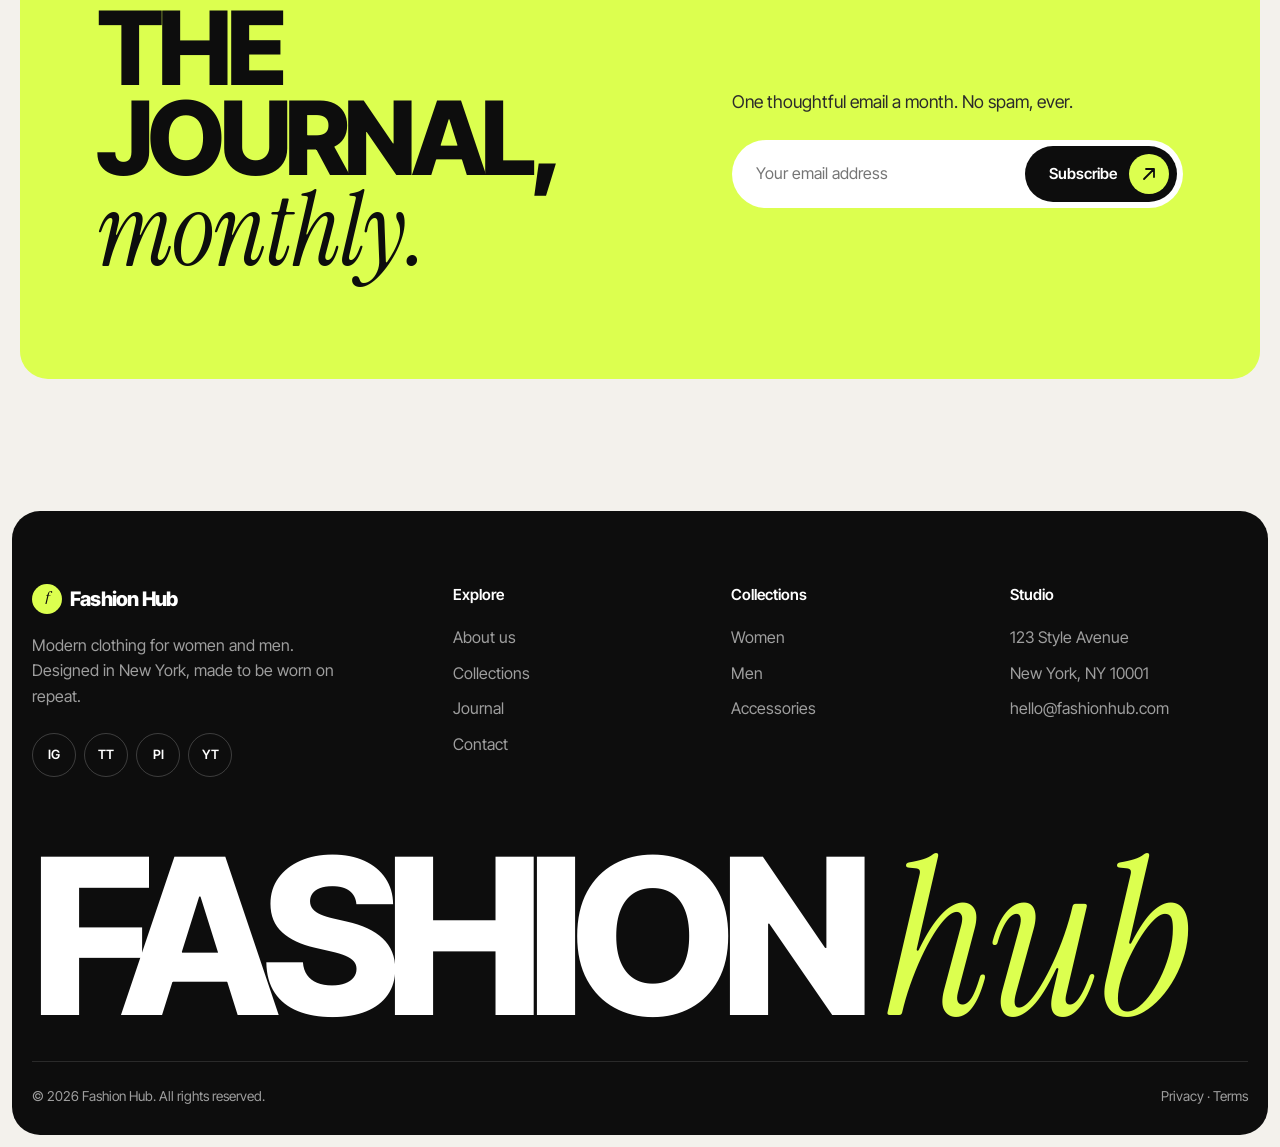
<file: public/blog.html>
<!doctype html>
<html lang="en">
<head>
  <meta charset="utf-8">
  <meta name="viewport" content="width=device-width, initial-scale=1">
  <title>Journal — Fashion Hub</title>
  <meta name="description" content="Trends, styling guides and stories from the Fashion Hub team.">
  <meta name="theme-color" content="#0d0d0d">
  <link rel="icon" href="data:image/svg+xml,<svg xmlns='http://www.w3.org/2000/svg' viewBox='0 0 100 100'><circle cx='50' cy='50' r='50' fill='%230d0d0d'/><text x='50' y='68' font-family='Georgia' font-style='italic' font-size='56' fill='%23dcff4f' text-anchor='middle'>f</text></svg>">
  
  <link rel="preconnect" href="https://fonts.googleapis.com">
  <link rel="preconnect" href="https://fonts.gstatic.com" crossorigin>
  <link href="https://fonts.googleapis.com/css2?family=Inter+Tight:wght@400;500;600;700;800&family=Instrument+Serif:ital@1&display=swap" rel="stylesheet">
  <link rel="stylesheet" href="styles.css">
  <script>document.documentElement.classList.add("js")</script>
</head>
<body>
  <header class="site-header">
    <nav class="nav wrap">
      <a href="index.html" class="logo"><span class="logo-mark">f</span>Fashion Hub</a>
      <ul class="nav-links">
        <li><a href="index.html">Home</a></li>
        <li><a href="about.html">About</a></li>
        <li><a href="collections.html">Collections</a></li>
        <li><a href="blog.html" class="active">Journal</a></li>
        <li><a href="contact.html">Contact</a></li>
      </ul>
      <a href="contact.html" class="btn plain nav-cta">Book a stylist</a>
      <button class="menu-toggle" aria-label="Toggle menu"><span></span></button>
    </nav>
  </header>

  <main>
    <section class="page-hero">
      <div class="wrap">
        <span class="tag"><span class="dot"></span>The Journal</span>
        <h1 class="display">Style <span class="it">notes</span></h1>
        <div class="page-hero-foot">
          <p class="lead">Trends, styling guides and a look behind the scenes at Fashion Hub.</p>
          <div class="crumbs"><a href="index.html">Home</a> / Journal</div>
        </div>
      </div>
    </section>

    <section style="padding-top:24px">
      <div class="wrap">
        <div class="post-featured reveal"></div>
        <div class="filter-bar">
          <button class="chip active" data-tag="All">All stories</button>
          <button class="chip" data-tag="Trends">Trends</button>
          <button class="chip" data-tag="Style Guide">Style guide</button>
          <button class="chip" data-tag="Menswear">Menswear</button>
          <button class="chip" data-tag="Journal">Studio</button>
        </div>
        <div class="blog-grid" id="blog-grid" data-skip-featured></div>
      </div>
    </section>

    <section style="padding-top:0">
      <div class="wrap">
        <div class="cta reveal">
          <div>
            <span class="tag dark"><span class="dot"></span>Never miss a story</span>
            <h2 class="display" style="font-size:clamp(3rem,8vw,7rem);margin-top:24px">The journal,<br><span class="it">monthly.</span></h2>
          </div>
          <div>
            <p>One thoughtful email a month. No spam, ever.</p>
            <form class="subscribe" data-message="Thank you — the next issue is on its way.">
              <input type="email" placeholder="Your email address" required aria-label="Email address">
              <button class="btn" type="submit">Subscribe <span class="arrow"><svg width="16" height="16" viewBox="0 0 16 16" fill="none" aria-hidden="true"><path d="M3 13L13 3M13 3H5M13 3v8" stroke="currentColor" stroke-width="1.8" stroke-linecap="round" stroke-linejoin="round"/></svg></span></button>
            </form>
            <p class="form-note"></p>
          </div>
        </div>
      </div>
    </section>
  </main>

  <footer class="site-footer">
    <div class="wrap">
      <div class="foot-top">
        <div>
          <a href="index.html" class="logo"><span class="logo-mark">f</span>Fashion Hub</a>
          <p class="foot-about">Modern clothing for women and men. Designed in New York, made to be worn on repeat.</p>
          <div class="socials">
            <a href="#" aria-label="Instagram">IG</a>
            <a href="#" aria-label="TikTok">TT</a>
            <a href="#" aria-label="Pinterest">PI</a>
            <a href="#" aria-label="YouTube">YT</a>
          </div>
        </div>
        <div>
          <h4>Explore</h4>
          <ul>
            <li><a href="about.html">About us</a></li>
            <li><a href="collections.html">Collections</a></li>
            <li><a href="blog.html">Journal</a></li>
            <li><a href="contact.html">Contact</a></li>
          </ul>
        </div>
        <div>
          <h4>Collections</h4>
          <ul>
            <li><a href="collections.html#women">Women</a></li>
            <li><a href="collections.html#men">Men</a></li>
            <li><a href="collections.html#accessories">Accessories</a></li>
          </ul>
        </div>
        <div>
          <h4>Studio</h4>
          <ul>
            <li>123 Style Avenue</li>
            <li>New York, NY 10001</li>
            <li><a href="mailto:hello@fashionhub.com">hello@fashionhub.com</a></li>
          </ul>
        </div>
      </div>
      <div class="wordmark" aria-hidden="true">Fashion <span class="it">hub</span></div>
      <div class="foot-bottom">
        <span>© <span id="year"></span> Fashion Hub. All rights reserved.</span>
        <span>Privacy · Terms</span>
      </div>
    </div>
  </footer>

  <script src="script.js" defer></script>
</body>
</html>
</file>
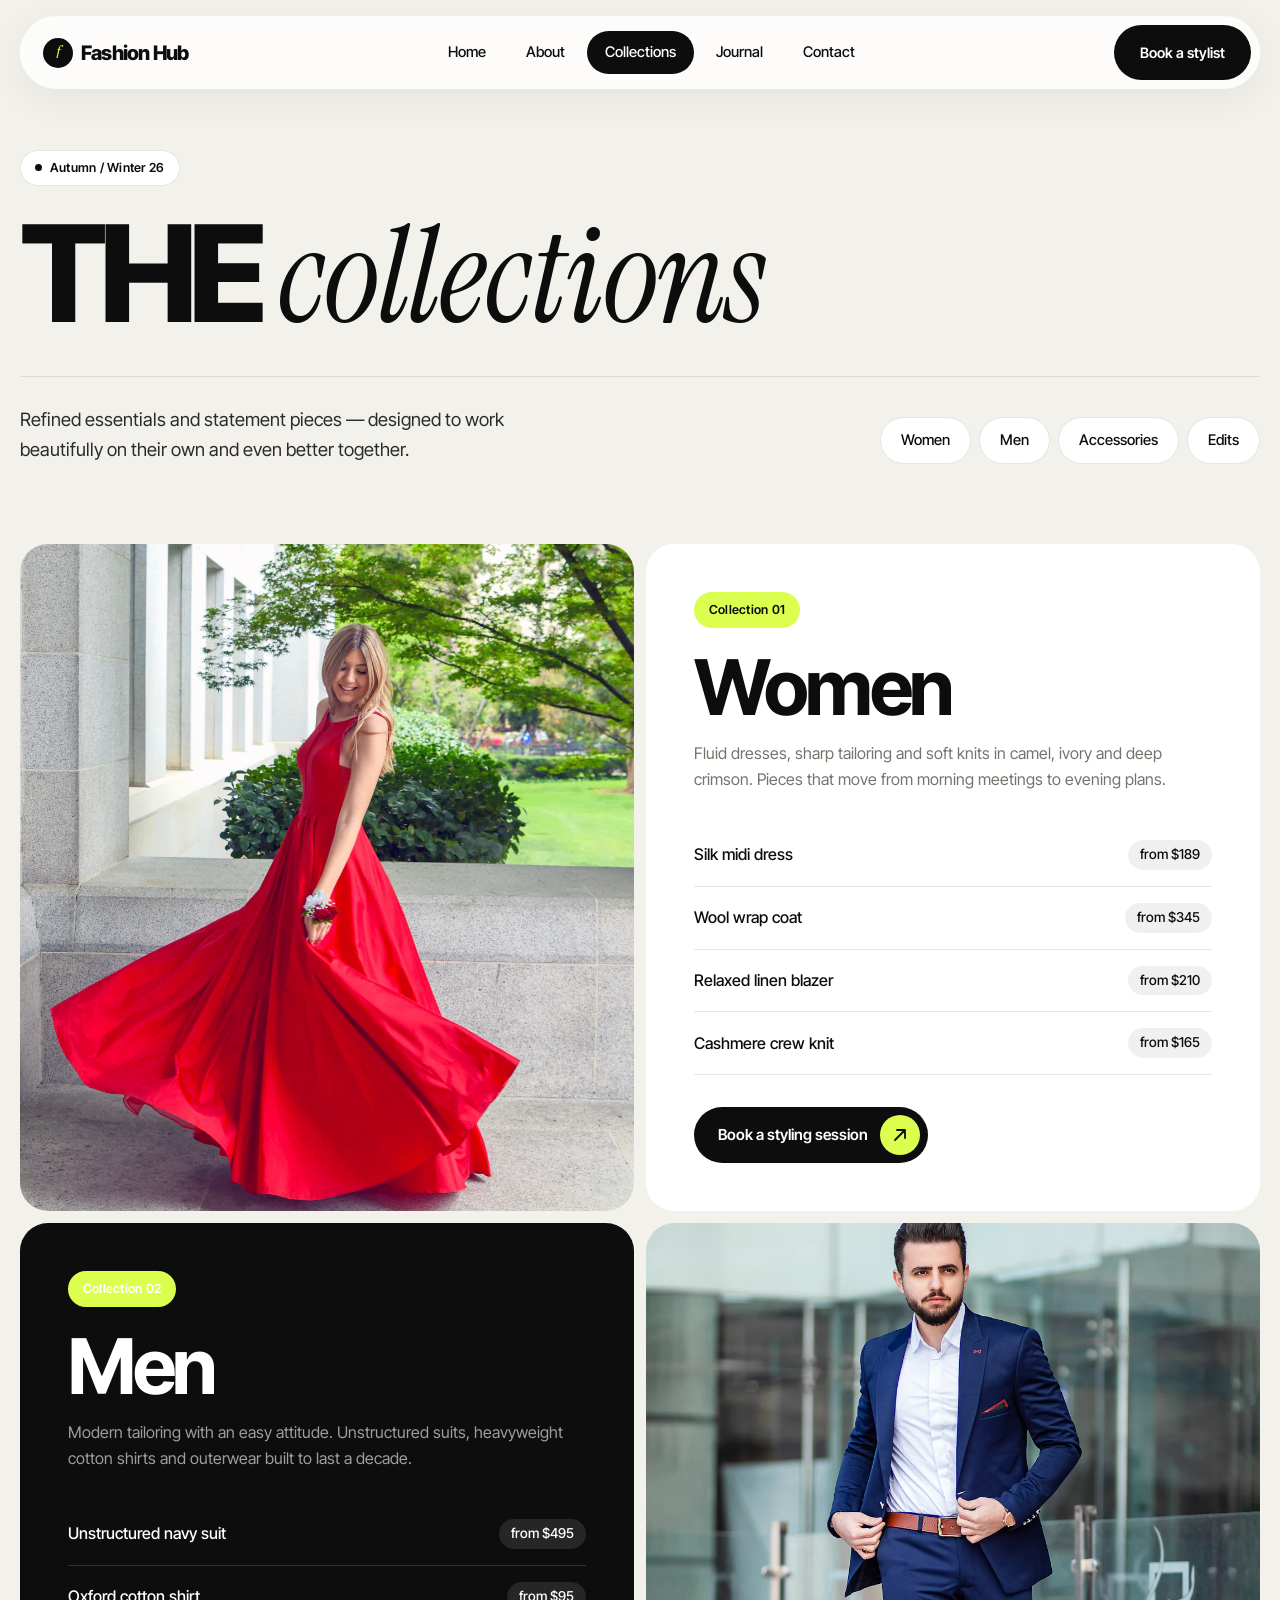
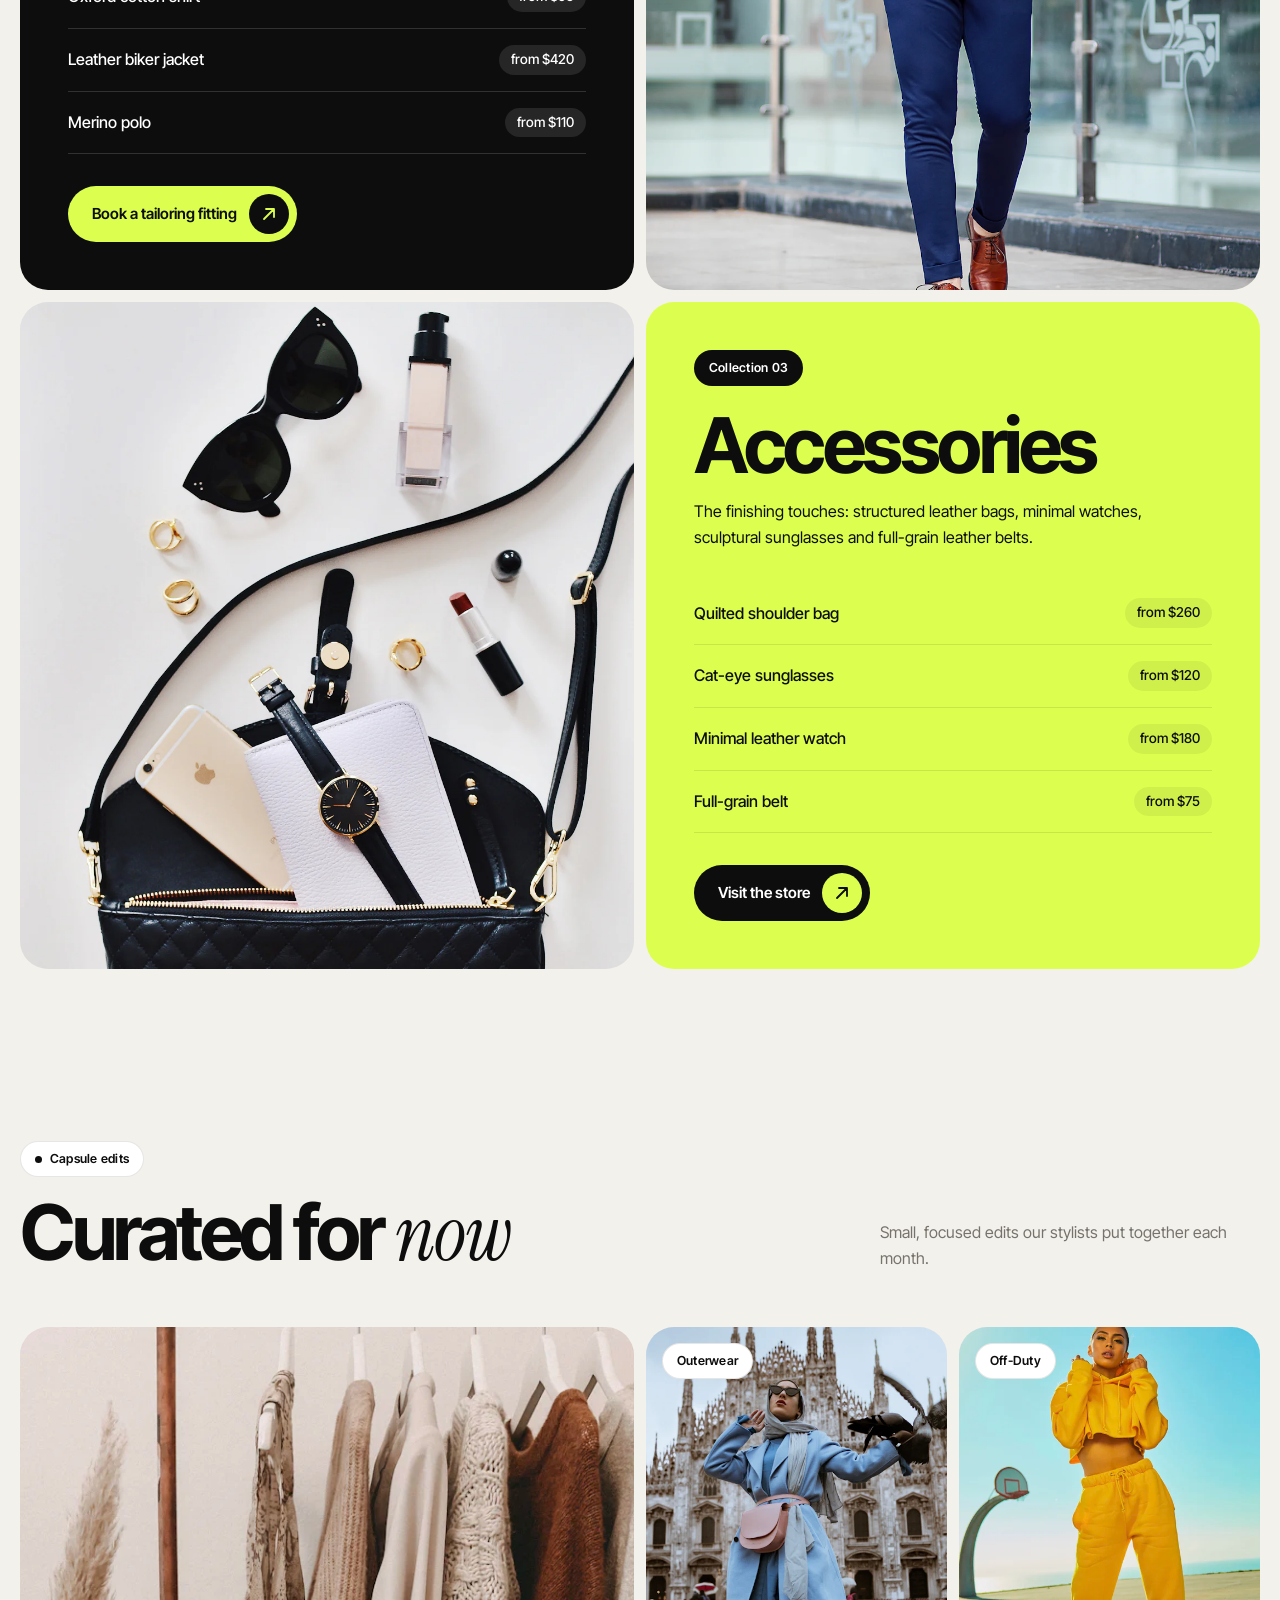
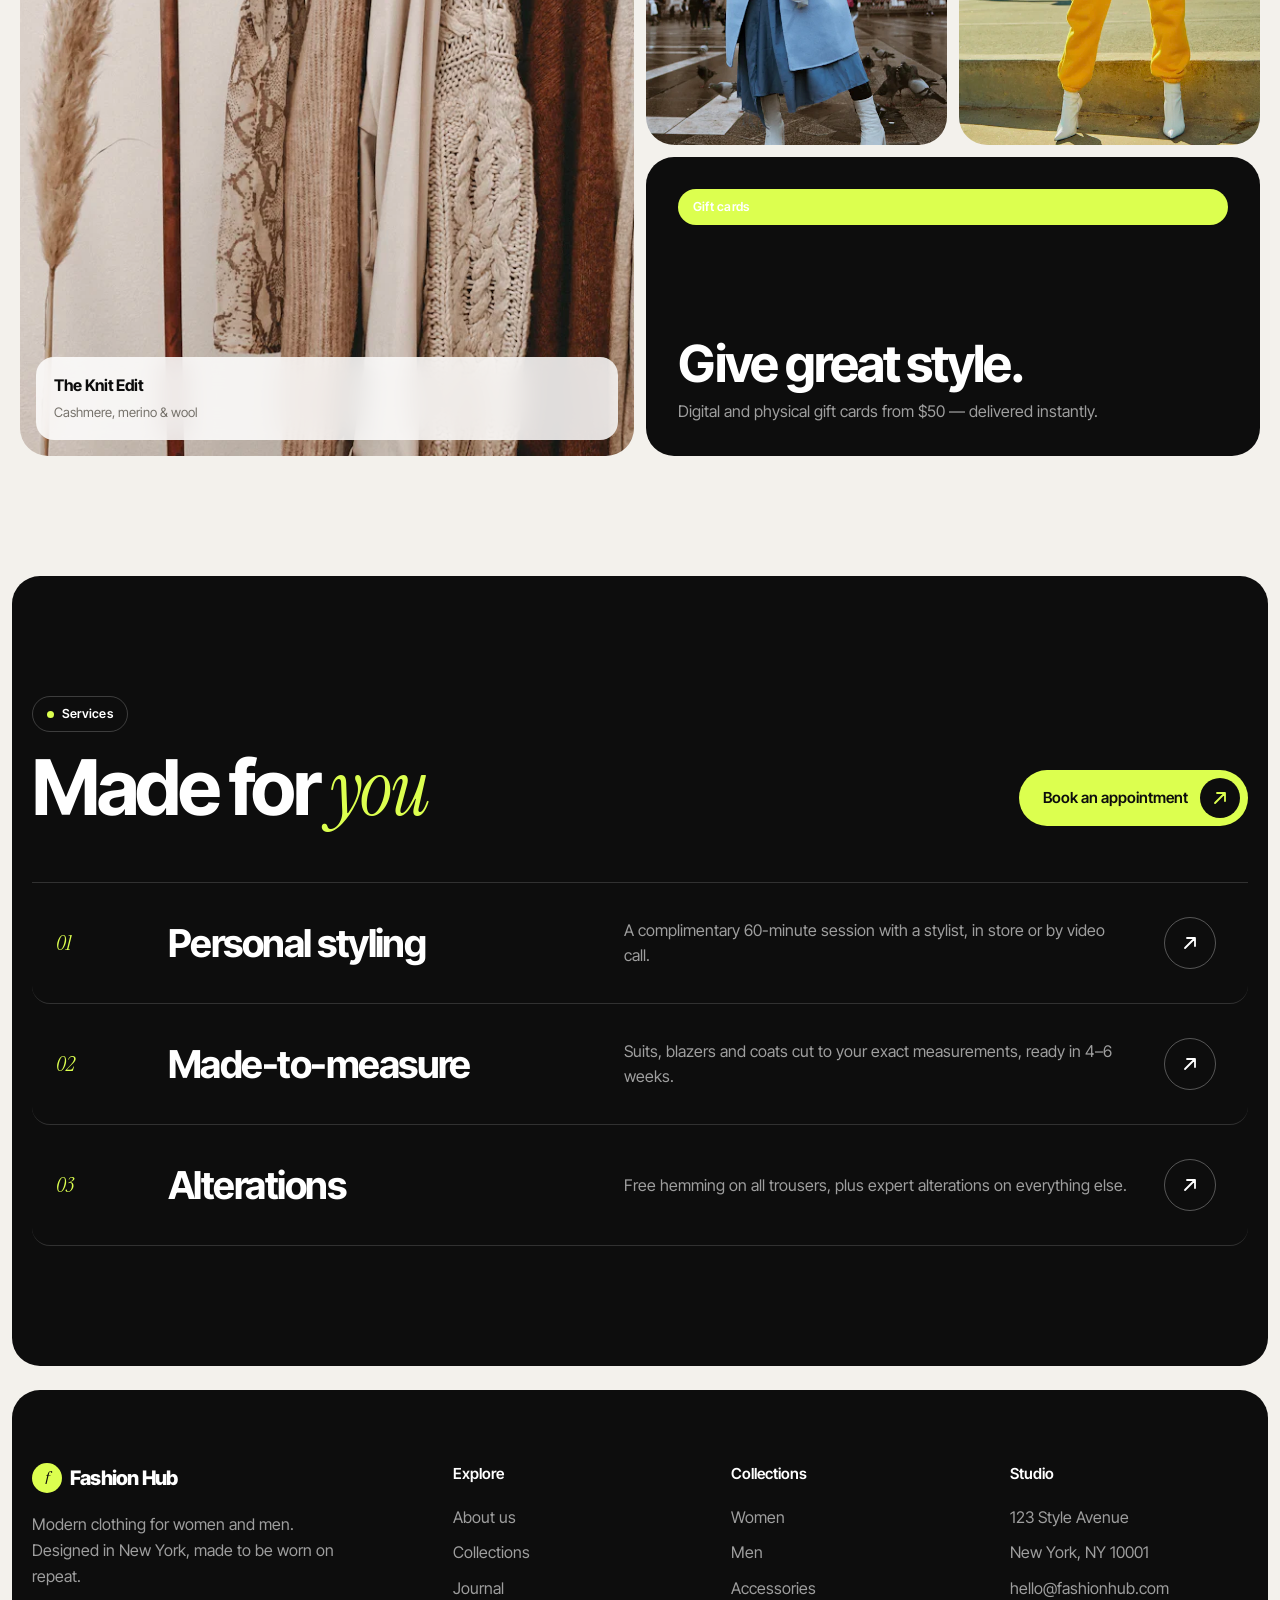
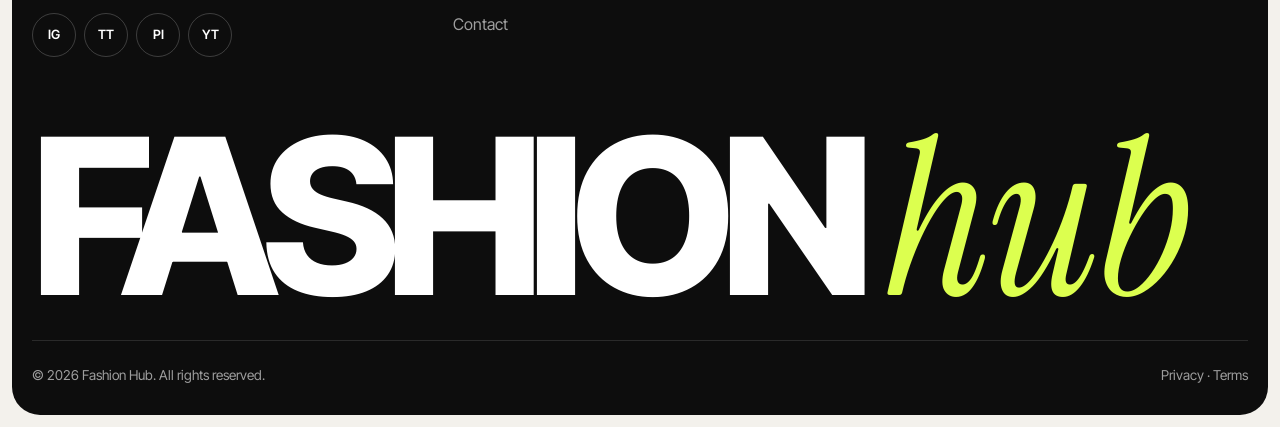
<file: public/collections.html>
<!doctype html>
<html lang="en">
<head>
  <meta charset="utf-8">
  <meta name="viewport" content="width=device-width, initial-scale=1">
  <title>Collections — Fashion Hub</title>
  <meta name="description" content="Explore Fashion Hub collections for women, men and accessories, plus styling and tailoring services.">
  <meta name="theme-color" content="#0d0d0d">
  <link rel="icon" href="data:image/svg+xml,<svg xmlns='http://www.w3.org/2000/svg' viewBox='0 0 100 100'><circle cx='50' cy='50' r='50' fill='%230d0d0d'/><text x='50' y='68' font-family='Georgia' font-style='italic' font-size='56' fill='%23dcff4f' text-anchor='middle'>f</text></svg>">
  
  <link rel="preconnect" href="https://fonts.googleapis.com">
  <link rel="preconnect" href="https://fonts.gstatic.com" crossorigin>
  <link href="https://fonts.googleapis.com/css2?family=Inter+Tight:wght@400;500;600;700;800&family=Instrument+Serif:ital@1&display=swap" rel="stylesheet">
  <link rel="stylesheet" href="styles.css">
  <script>document.documentElement.classList.add("js")</script>
</head>
<body>
  <header class="site-header">
    <nav class="nav wrap">
      <a href="index.html" class="logo"><span class="logo-mark">f</span>Fashion Hub</a>
      <ul class="nav-links">
        <li><a href="index.html">Home</a></li>
        <li><a href="about.html">About</a></li>
        <li><a href="collections.html" class="active">Collections</a></li>
        <li><a href="blog.html">Journal</a></li>
        <li><a href="contact.html">Contact</a></li>
      </ul>
      <a href="contact.html" class="btn plain nav-cta">Book a stylist</a>
      <button class="menu-toggle" aria-label="Toggle menu"><span></span></button>
    </nav>
  </header>

  <main>
    <section class="page-hero">
      <div class="wrap">
        <span class="tag"><span class="dot"></span>Autumn / Winter 26</span>
        <h1 class="display">The <span class="it">collections</span></h1>
        <div class="page-hero-foot">
          <p class="lead">Refined essentials and statement pieces — designed to work beautifully on their own and even better together.</p>
          <div class="filter-bar" style="margin:0">
            <a class="chip" href="#women">Women</a>
            <a class="chip" href="#men">Men</a>
            <a class="chip" href="#accessories">Accessories</a>
            <a class="chip" href="#edits">Edits</a>
          </div>
        </div>
      </div>
    </section>

    <section style="padding-top:40px">
      <div class="wrap">
        <div class="coll reveal" id="women">
          <div class="coll-media"><img src="images/red-dress.webp" alt="Woman in a flowing red dress" decoding="async" width="1100" height="1300"></div>
          <div class="coll-info">
            <div>
              <span class="tag lime">Collection 01</span>
              <h2 class="h-xl" style="margin:24px 0 16px">Women</h2>
              <p class="muted">Fluid dresses, sharp tailoring and soft knits in camel, ivory and deep crimson. Pieces that move from morning meetings to evening plans.</p>
            </div>
            <ul class="pieces">
              <li><span>Silk midi dress</span><span>from $189</span></li>
              <li><span>Wool wrap coat</span><span>from $345</span></li>
              <li><span>Relaxed linen blazer</span><span>from $210</span></li>
              <li><span>Cashmere crew knit</span><span>from $165</span></li>
            </ul>
            <a href="contact.html" class="btn" style="align-self:flex-start">Book a styling session <span class="arrow"><svg width="16" height="16" viewBox="0 0 16 16" fill="none" aria-hidden="true"><path d="M3 13L13 3M13 3H5M13 3v8" stroke="currentColor" stroke-width="1.8" stroke-linecap="round" stroke-linejoin="round"/></svg></span></a>
          </div>
        </div>

        <div class="coll flip reveal" id="men">
          <div class="coll-media"><img src="images/suit.webp" alt="Man in a tailored blue suit" loading="lazy" decoding="async" width="1100" height="1300"></div>
          <div class="coll-info ink">
            <div>
              <span class="tag lime">Collection 02</span>
              <h2 class="h-xl" style="margin:24px 0 16px">Men</h2>
              <p class="muted">Modern tailoring with an easy attitude. Unstructured suits, heavyweight cotton shirts and outerwear built to last a decade.</p>
            </div>
            <ul class="pieces">
              <li><span>Unstructured navy suit</span><span>from $495</span></li>
              <li><span>Oxford cotton shirt</span><span>from $95</span></li>
              <li><span>Leather biker jacket</span><span>from $420</span></li>
              <li><span>Merino polo</span><span>from $110</span></li>
            </ul>
            <a href="contact.html" class="btn lime" style="align-self:flex-start">Book a tailoring fitting <span class="arrow"><svg width="16" height="16" viewBox="0 0 16 16" fill="none" aria-hidden="true"><path d="M3 13L13 3M13 3H5M13 3v8" stroke="currentColor" stroke-width="1.8" stroke-linecap="round" stroke-linejoin="round"/></svg></span></a>
          </div>
        </div>

        <div class="coll reveal" id="accessories">
          <div class="coll-media"><img src="images/flatlay.webp" alt="Sunglasses, watch and leather bag flat lay" loading="lazy" decoding="async" width="1100" height="1300"></div>
          <div class="coll-info lime">
            <div>
              <span class="tag dark">Collection 03</span>
              <h2 class="h-xl" style="margin:24px 0 16px">Accessories</h2>
              <p>The finishing touches: structured leather bags, minimal watches, sculptural sunglasses and full-grain leather belts.</p>
            </div>
            <ul class="pieces">
              <li><span>Quilted shoulder bag</span><span>from $260</span></li>
              <li><span>Cat-eye sunglasses</span><span>from $120</span></li>
              <li><span>Minimal leather watch</span><span>from $180</span></li>
              <li><span>Full-grain belt</span><span>from $75</span></li>
            </ul>
            <a href="contact.html" class="btn" style="align-self:flex-start">Visit the store <span class="arrow"><svg width="16" height="16" viewBox="0 0 16 16" fill="none" aria-hidden="true"><path d="M3 13L13 3M13 3H5M13 3v8" stroke="currentColor" stroke-width="1.8" stroke-linecap="round" stroke-linejoin="round"/></svg></span></a>
          </div>
        </div>
      </div>
    </section>

    <section style="padding-top:40px" id="edits">
      <div class="wrap">
        <div class="sec-head reveal">
          <div>
            <span class="tag"><span class="dot"></span>Capsule edits</span>
            <h2 class="h-xl">Curated for <span class="it">now</span></h2>
          </div>
          <p>Small, focused edits our stylists put together each month.</p>
        </div>
        <div class="bento">
          <div class="b pic span-6 row-2 reveal" style="position:relative">
            <img src="images/knit-rail-sm.webp" alt="Soft knitwear on a rail" loading="lazy" decoding="async" width="640" height="760">
            <div class="float" style="position:absolute;left:16px;right:16px;bottom:16px;padding:16px 18px;border-radius:18px;background:rgba(255,255,255,.85);display:flex;justify-content:space-between;align-items:center"><div><strong>The Knit Edit</strong><span>Cashmere, merino &amp; wool</span></div></div>
          </div>
          <div class="b pic span-3 reveal" style="position:relative">
            <img src="images/milan-coat-sm.webp" alt="Woman in a pale blue coat" loading="lazy" decoding="async" width="640" height="760">
            <span class="tag b-label" style="position:absolute;top:16px;left:16px">Outerwear</span>
          </div>
          <div class="b pic span-3 reveal" style="position:relative">
            <img src="images/yellow-set-sm.webp" alt="Woman in a yellow tracksuit" loading="lazy" decoding="async" width="640" height="760">
            <span class="tag b-label" style="position:absolute;top:16px;left:16px">Off-Duty</span>
          </div>
          <div class="b ink span-6 reveal">
            <span class="tag lime">Gift cards</span>
            <div><h3 class="h-lg" style="margin-bottom:10px">Give great style.</h3><p>Digital and physical gift cards from $50 — delivered instantly.</p></div>
          </div>
        </div>
      </div>
    </section>

    <div class="inset">
      <section class="dark-sec">
        <div class="wrap">
          <div class="sec-head reveal">
            <div>
              <span class="tag"><span class="dot"></span>Services</span>
              <h2 class="h-xl">Made for <span class="it" style="color:var(--lime)">you</span></h2>
            </div>
            <a href="contact.html" class="btn lime">Book an appointment <span class="arrow"><svg width="16" height="16" viewBox="0 0 16 16" fill="none" aria-hidden="true"><path d="M3 13L13 3M13 3H5M13 3v8" stroke="currentColor" stroke-width="1.8" stroke-linecap="round" stroke-linejoin="round"/></svg></span></a>
          </div>
          <div class="svc-list">
            <a href="contact.html" class="svc reveal"><span class="n">01</span><h3>Personal styling</h3><p>A complimentary 60-minute session with a stylist, in store or by video call.</p><span class="go"><svg width="16" height="16" viewBox="0 0 16 16" fill="none" aria-hidden="true"><path d="M3 13L13 3M13 3H5M13 3v8" stroke="currentColor" stroke-width="1.8" stroke-linecap="round" stroke-linejoin="round"/></svg></span></a>
            <a href="contact.html" class="svc reveal"><span class="n">02</span><h3>Made-to-measure</h3><p>Suits, blazers and coats cut to your exact measurements, ready in 4–6 weeks.</p><span class="go"><svg width="16" height="16" viewBox="0 0 16 16" fill="none" aria-hidden="true"><path d="M3 13L13 3M13 3H5M13 3v8" stroke="currentColor" stroke-width="1.8" stroke-linecap="round" stroke-linejoin="round"/></svg></span></a>
            <a href="contact.html" class="svc reveal"><span class="n">03</span><h3>Alterations</h3><p>Free hemming on all trousers, plus expert alterations on everything else.</p><span class="go"><svg width="16" height="16" viewBox="0 0 16 16" fill="none" aria-hidden="true"><path d="M3 13L13 3M13 3H5M13 3v8" stroke="currentColor" stroke-width="1.8" stroke-linecap="round" stroke-linejoin="round"/></svg></span></a>
          </div>
        </div>
      </section>
    </div>
    <div style="height:12px"></div>
  </main>

  <footer class="site-footer">
    <div class="wrap">
      <div class="foot-top">
        <div>
          <a href="index.html" class="logo"><span class="logo-mark">f</span>Fashion Hub</a>
          <p class="foot-about">Modern clothing for women and men. Designed in New York, made to be worn on repeat.</p>
          <div class="socials">
            <a href="#" aria-label="Instagram">IG</a>
            <a href="#" aria-label="TikTok">TT</a>
            <a href="#" aria-label="Pinterest">PI</a>
            <a href="#" aria-label="YouTube">YT</a>
          </div>
        </div>
        <div>
          <h4>Explore</h4>
          <ul>
            <li><a href="about.html">About us</a></li>
            <li><a href="collections.html">Collections</a></li>
            <li><a href="blog.html">Journal</a></li>
            <li><a href="contact.html">Contact</a></li>
          </ul>
        </div>
        <div>
          <h4>Collections</h4>
          <ul>
            <li><a href="collections.html#women">Women</a></li>
            <li><a href="collections.html#men">Men</a></li>
            <li><a href="collections.html#accessories">Accessories</a></li>
          </ul>
        </div>
        <div>
          <h4>Studio</h4>
          <ul>
            <li>123 Style Avenue</li>
            <li>New York, NY 10001</li>
            <li><a href="mailto:hello@fashionhub.com">hello@fashionhub.com</a></li>
          </ul>
        </div>
      </div>
      <div class="wordmark" aria-hidden="true">Fashion <span class="it">hub</span></div>
      <div class="foot-bottom">
        <span>© <span id="year"></span> Fashion Hub. All rights reserved.</span>
        <span>Privacy · Terms</span>
      </div>
    </div>
  </footer>

  <script src="script.js" defer></script>
</body>
</html>
</file>
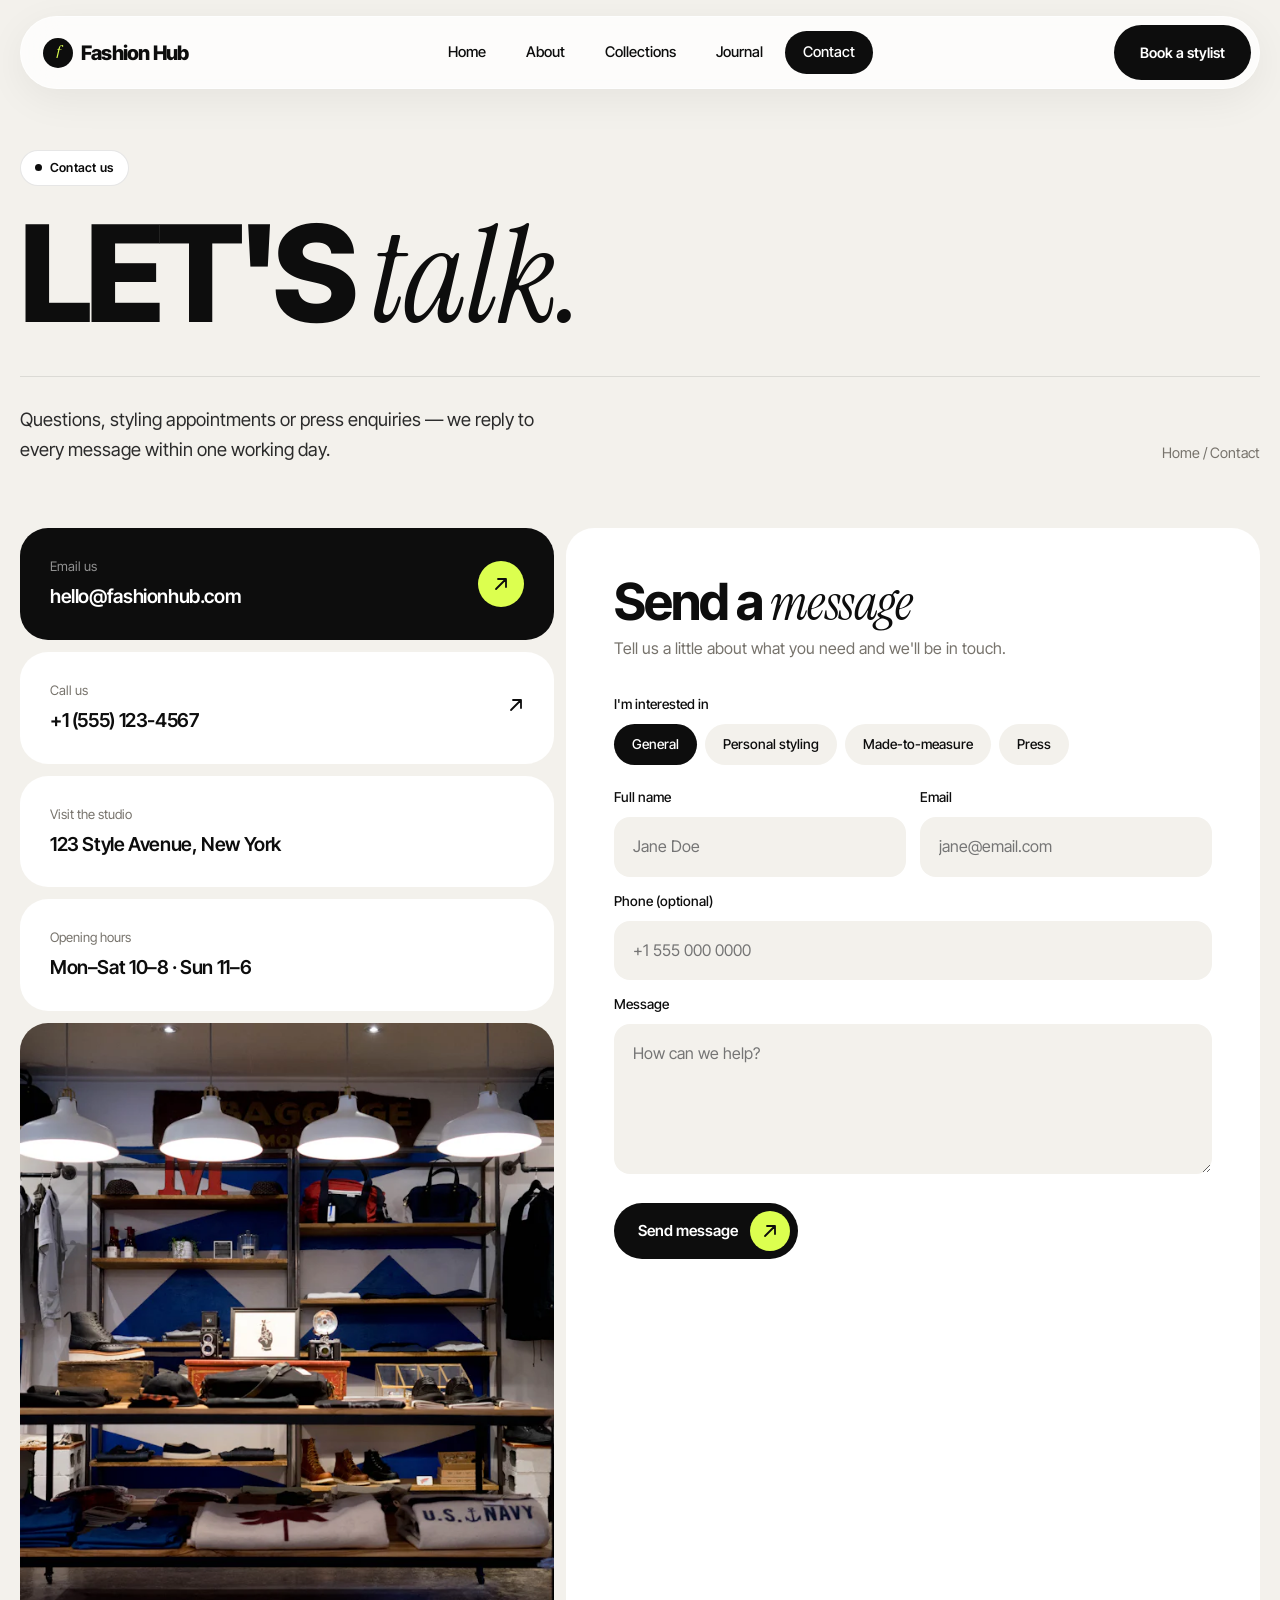
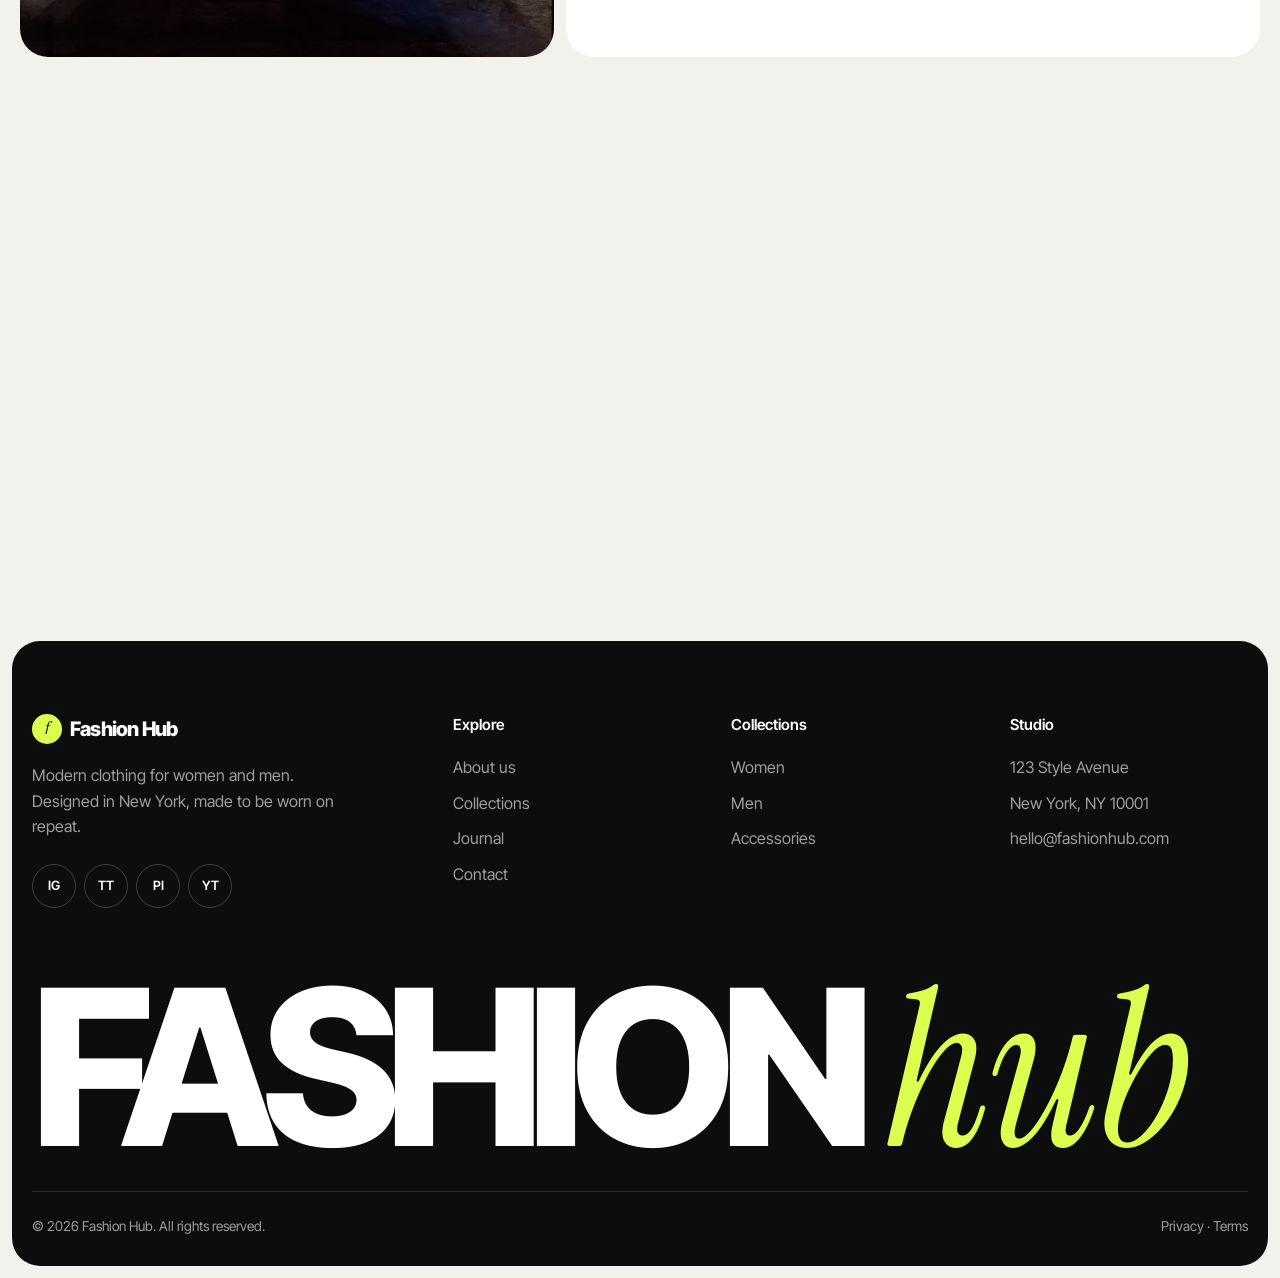
<file: public/contact.html>
<!doctype html>
<html lang="en">
<head>
  <meta charset="utf-8">
  <meta name="viewport" content="width=device-width, initial-scale=1">
  <title>Contact — Fashion Hub</title>
  <meta name="description" content="Get in touch with Fashion Hub — visit our New York studio, call or send us a message.">
  <meta name="theme-color" content="#0d0d0d">
  <link rel="icon" href="data:image/svg+xml,<svg xmlns='http://www.w3.org/2000/svg' viewBox='0 0 100 100'><circle cx='50' cy='50' r='50' fill='%230d0d0d'/><text x='50' y='68' font-family='Georgia' font-style='italic' font-size='56' fill='%23dcff4f' text-anchor='middle'>f</text></svg>">
  
  <link rel="preconnect" href="https://fonts.googleapis.com">
  <link rel="preconnect" href="https://fonts.gstatic.com" crossorigin>
  <link href="https://fonts.googleapis.com/css2?family=Inter+Tight:wght@400;500;600;700;800&family=Instrument+Serif:ital@1&display=swap" rel="stylesheet">
  <link rel="stylesheet" href="styles.css">
  <script>document.documentElement.classList.add("js")</script>
</head>
<body>
  <header class="site-header">
    <nav class="nav wrap">
      <a href="index.html" class="logo"><span class="logo-mark">f</span>Fashion Hub</a>
      <ul class="nav-links">
        <li><a href="index.html">Home</a></li>
        <li><a href="about.html">About</a></li>
        <li><a href="collections.html">Collections</a></li>
        <li><a href="blog.html">Journal</a></li>
        <li><a href="contact.html" class="active">Contact</a></li>
      </ul>
      <a href="contact.html" class="btn plain nav-cta">Book a stylist</a>
      <button class="menu-toggle" aria-label="Toggle menu"><span></span></button>
    </nav>
  </header>

  <main>
    <section class="page-hero">
      <div class="wrap">
        <span class="tag"><span class="dot"></span>Contact us</span>
        <h1 class="display">Let's <span class="it">talk.</span></h1>
        <div class="page-hero-foot">
          <p class="lead">Questions, styling appointments or press enquiries — we reply to every message within one working day.</p>
          <div class="crumbs"><a href="index.html">Home</a> / Contact</div>
        </div>
      </div>
    </section>

    <section style="padding-top:24px">
      <div class="wrap">
        <div class="contact-grid">
          <div class="contact-cards">
            <a class="c-card ink reveal" href="mailto:hello@fashionhub.com"><div><small>Email us</small><strong>hello@fashionhub.com</strong></div><span class="go-lime"><svg width="16" height="16" viewBox="0 0 16 16" fill="none" aria-hidden="true"><path d="M3 13L13 3M13 3H5M13 3v8" stroke="currentColor" stroke-width="1.8" stroke-linecap="round" stroke-linejoin="round"/></svg></span></a>
            <a class="c-card reveal" href="tel:+15551234567"><div><small>Call us</small><strong>+1 (555) 123-4567</strong></div><span><svg width="16" height="16" viewBox="0 0 16 16" fill="none" aria-hidden="true"><path d="M3 13L13 3M13 3H5M13 3v8" stroke="currentColor" stroke-width="1.8" stroke-linecap="round" stroke-linejoin="round"/></svg></span></a>
            <div class="c-card reveal"><div><small>Visit the studio</small><strong>123 Style Avenue, New York</strong></div></div>
            <div class="c-card reveal"><div><small>Opening hours</small><strong>Mon–Sat 10–8 · Sun 11–6</strong></div></div>
            <div class="b pic reveal" style="min-height:240px"><img src="images/store-sm.webp" alt="Inside the Fashion Hub store" loading="lazy" decoding="async" width="640" height="760"></div>
          </div>
          <div class="form-card reveal">
            <h2 class="h-lg" style="margin-bottom:8px">Send a <span class="it">message</span></h2>
            <p class="muted" style="margin-bottom:32px">Tell us a little about what you need and we'll be in touch.</p>
            <form data-message="Thank you — we've received your message and will reply within one working day.">
              <div class="field full" style="margin-bottom:22px">
                <label>I'm interested in</label>
                <div class="pills">
                  <input type="radio" name="topic" id="t1" checked><label for="t1">General</label>
                  <input type="radio" name="topic" id="t2"><label for="t2">Personal styling</label>
                  <input type="radio" name="topic" id="t3"><label for="t3">Made-to-measure</label>
                  <input type="radio" name="topic" id="t4"><label for="t4">Press</label>
                </div>
              </div>
              <div class="form-grid">
                <div class="field"><label for="name">Full name</label><input id="name" required placeholder="Jane Doe"></div>
                <div class="field"><label for="email">Email</label><input id="email" type="email" required placeholder="jane@email.com"></div>
                <div class="field full"><label for="phone">Phone (optional)</label><input id="phone" type="tel" placeholder="+1 555 000 0000"></div>
                <div class="field full"><label for="message">Message</label><textarea id="message" required placeholder="How can we help?"></textarea></div>
              </div>
              <button class="btn" type="submit" style="margin-top:22px">Send message <span class="arrow"><svg width="16" height="16" viewBox="0 0 16 16" fill="none" aria-hidden="true"><path d="M3 13L13 3M13 3H5M13 3v8" stroke="currentColor" stroke-width="1.8" stroke-linecap="round" stroke-linejoin="round"/></svg></span></button>
            </form>
            <p class="form-note"></p>
          </div>
        </div>
        <div class="map-card reveal">
          <iframe title="Map showing the Fashion Hub studio" loading="lazy" src="https://www.openstreetmap.org/export/embed.html?bbox=-74.0060%2C40.7420%2C-73.9790%2C40.7560&amp;layer=mapnik"></iframe>
        </div>
      </div>
    </section>
  </main>

  <footer class="site-footer">
    <div class="wrap">
      <div class="foot-top">
        <div>
          <a href="index.html" class="logo"><span class="logo-mark">f</span>Fashion Hub</a>
          <p class="foot-about">Modern clothing for women and men. Designed in New York, made to be worn on repeat.</p>
          <div class="socials">
            <a href="#" aria-label="Instagram">IG</a>
            <a href="#" aria-label="TikTok">TT</a>
            <a href="#" aria-label="Pinterest">PI</a>
            <a href="#" aria-label="YouTube">YT</a>
          </div>
        </div>
        <div>
          <h4>Explore</h4>
          <ul>
            <li><a href="about.html">About us</a></li>
            <li><a href="collections.html">Collections</a></li>
            <li><a href="blog.html">Journal</a></li>
            <li><a href="contact.html">Contact</a></li>
          </ul>
        </div>
        <div>
          <h4>Collections</h4>
          <ul>
            <li><a href="collections.html#women">Women</a></li>
            <li><a href="collections.html#men">Men</a></li>
            <li><a href="collections.html#accessories">Accessories</a></li>
          </ul>
        </div>
        <div>
          <h4>Studio</h4>
          <ul>
            <li>123 Style Avenue</li>
            <li>New York, NY 10001</li>
            <li><a href="mailto:hello@fashionhub.com">hello@fashionhub.com</a></li>
          </ul>
        </div>
      </div>
      <div class="wordmark" aria-hidden="true">Fashion <span class="it">hub</span></div>
      <div class="foot-bottom">
        <span>© <span id="year"></span> Fashion Hub. All rights reserved.</span>
        <span>Privacy · Terms</span>
      </div>
    </div>
  </footer>

  <script src="script.js" defer></script>
</body>
</html>
</file>
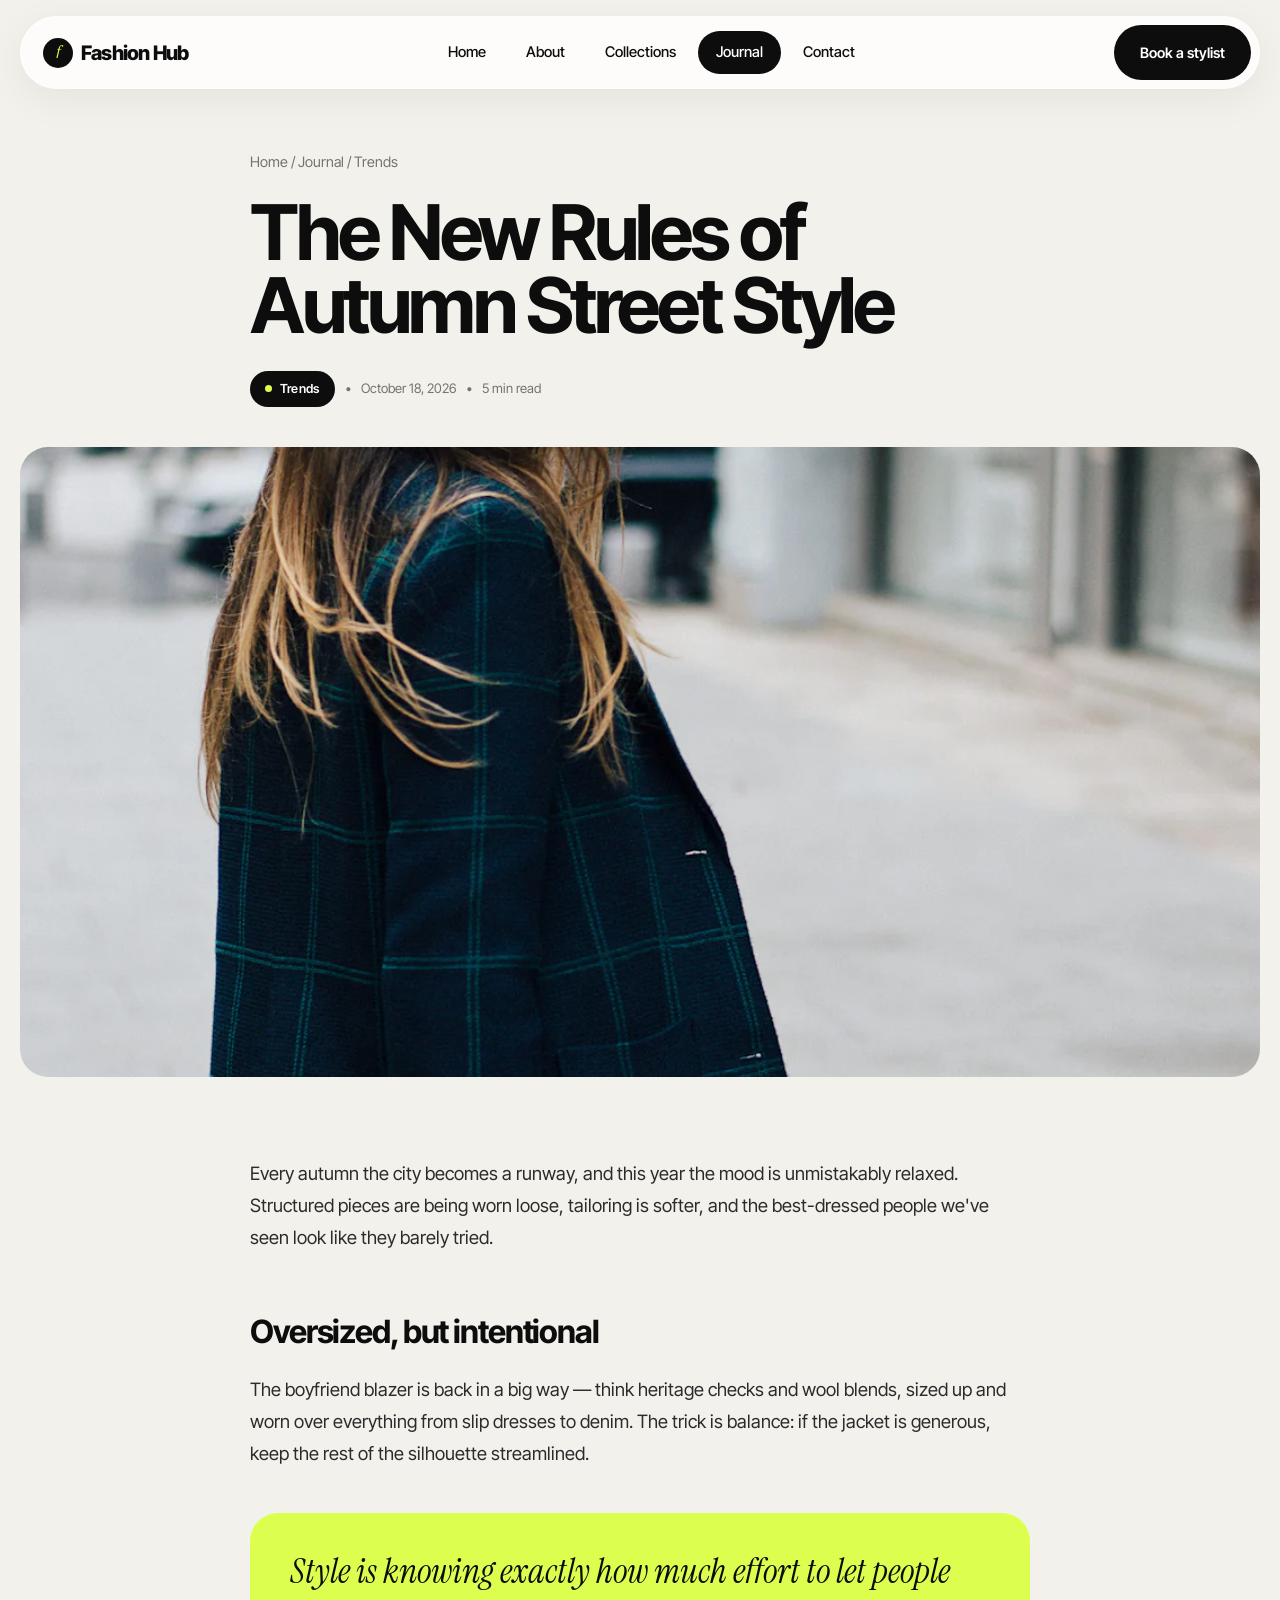
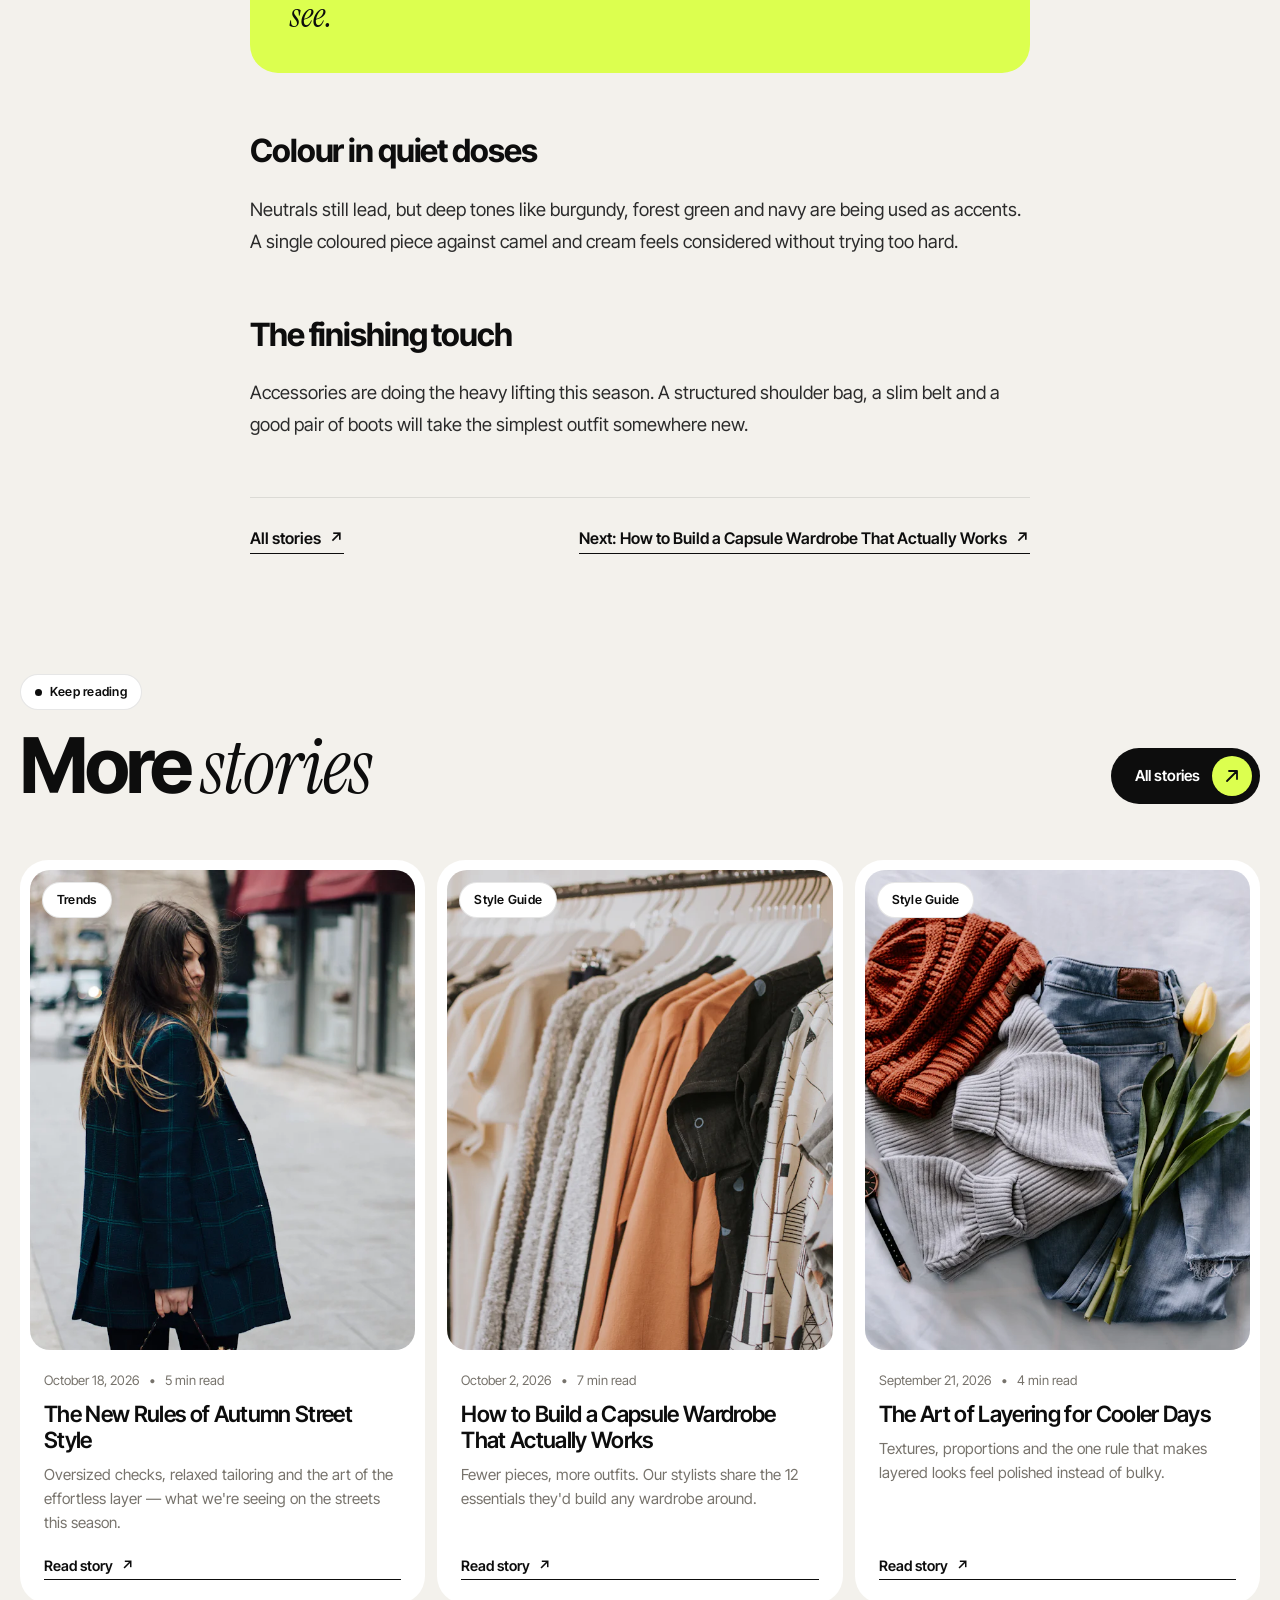
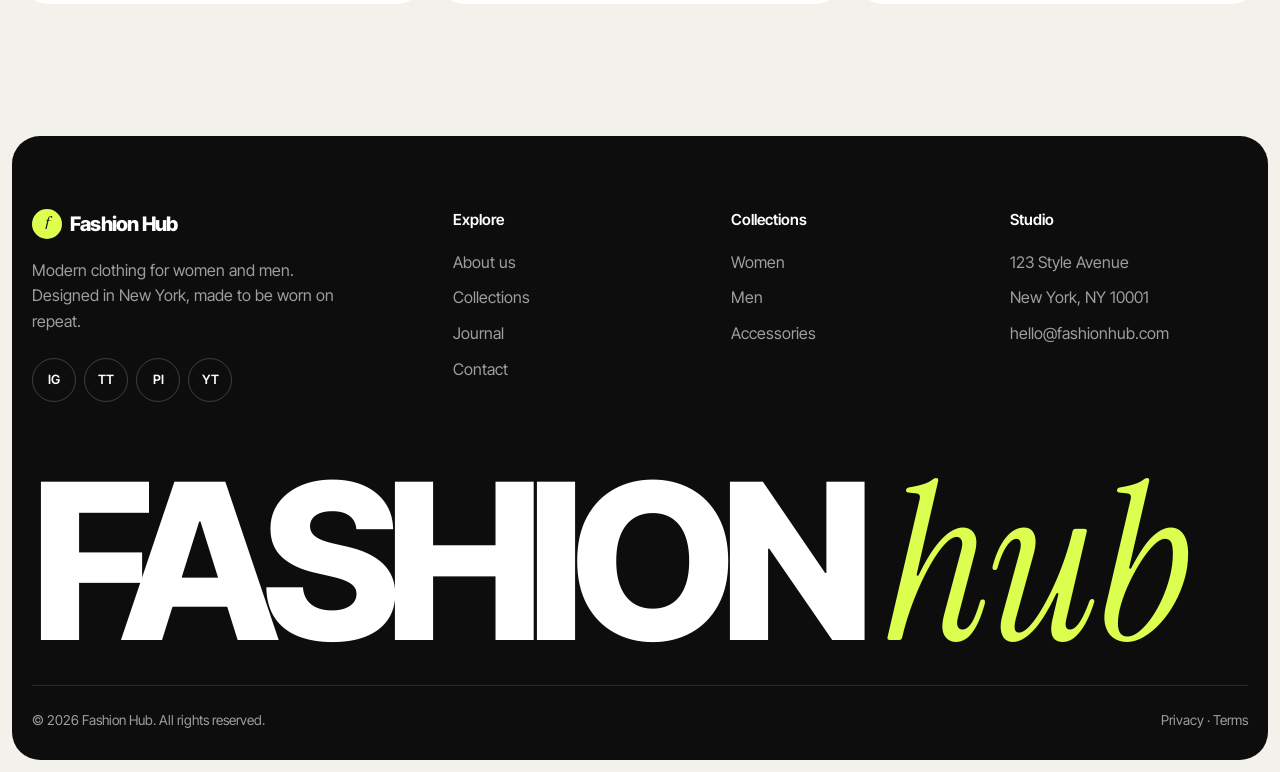
<file: public/post.html>
<!doctype html>
<html lang="en">
<head>
  <meta charset="utf-8">
  <meta name="viewport" content="width=device-width, initial-scale=1">
  <title>Journal — Fashion Hub</title>
  <meta name="description" content="A story from the Fashion Hub Journal.">
  <meta name="theme-color" content="#0d0d0d">
  <link rel="icon" href="data:image/svg+xml,<svg xmlns='http://www.w3.org/2000/svg' viewBox='0 0 100 100'><circle cx='50' cy='50' r='50' fill='%230d0d0d'/><text x='50' y='68' font-family='Georgia' font-style='italic' font-size='56' fill='%23dcff4f' text-anchor='middle'>f</text></svg>">
  
  <link rel="preconnect" href="https://fonts.googleapis.com">
  <link rel="preconnect" href="https://fonts.gstatic.com" crossorigin>
  <link href="https://fonts.googleapis.com/css2?family=Inter+Tight:wght@400;500;600;700;800&family=Instrument+Serif:ital@1&display=swap" rel="stylesheet">
  <link rel="stylesheet" href="styles.css">
  <script>document.documentElement.classList.add("js")</script>
</head>
<body>
  <header class="site-header">
    <nav class="nav wrap">
      <a href="index.html" class="logo"><span class="logo-mark">f</span>Fashion Hub</a>
      <ul class="nav-links">
        <li><a href="index.html">Home</a></li>
        <li><a href="about.html">About</a></li>
        <li><a href="collections.html">Collections</a></li>
        <li><a href="blog.html" class="active">Journal</a></li>
        <li><a href="contact.html">Contact</a></li>
      </ul>
      <a href="contact.html" class="btn plain nav-cta">Book a stylist</a>
      <button class="menu-toggle" aria-label="Toggle menu"><span></span></button>
    </nav>
  </header>

  <main>
    <article id="article"></article>

    <section>
      <div class="wrap">
        <div class="sec-head reveal">
          <div>
            <span class="tag"><span class="dot"></span>Keep reading</span>
            <h2 class="h-xl">More <span class="it">stories</span></h2>
          </div>
          <a href="blog.html" class="btn">All stories <span class="arrow"><svg width="16" height="16" viewBox="0 0 16 16" fill="none" aria-hidden="true"><path d="M3 13L13 3M13 3H5M13 3v8" stroke="currentColor" stroke-width="1.8" stroke-linecap="round" stroke-linejoin="round"/></svg></span></a>
        </div>
        <div class="blog-grid" id="blog-grid" data-limit="3"></div>
      </div>
    </section>
  </main>

  <footer class="site-footer">
    <div class="wrap">
      <div class="foot-top">
        <div>
          <a href="index.html" class="logo"><span class="logo-mark">f</span>Fashion Hub</a>
          <p class="foot-about">Modern clothing for women and men. Designed in New York, made to be worn on repeat.</p>
          <div class="socials">
            <a href="#" aria-label="Instagram">IG</a>
            <a href="#" aria-label="TikTok">TT</a>
            <a href="#" aria-label="Pinterest">PI</a>
            <a href="#" aria-label="YouTube">YT</a>
          </div>
        </div>
        <div>
          <h4>Explore</h4>
          <ul>
            <li><a href="about.html">About us</a></li>
            <li><a href="collections.html">Collections</a></li>
            <li><a href="blog.html">Journal</a></li>
            <li><a href="contact.html">Contact</a></li>
          </ul>
        </div>
        <div>
          <h4>Collections</h4>
          <ul>
            <li><a href="collections.html#women">Women</a></li>
            <li><a href="collections.html#men">Men</a></li>
            <li><a href="collections.html#accessories">Accessories</a></li>
          </ul>
        </div>
        <div>
          <h4>Studio</h4>
          <ul>
            <li>123 Style Avenue</li>
            <li>New York, NY 10001</li>
            <li><a href="mailto:hello@fashionhub.com">hello@fashionhub.com</a></li>
          </ul>
        </div>
      </div>
      <div class="wordmark" aria-hidden="true">Fashion <span class="it">hub</span></div>
      <div class="foot-bottom">
        <span>© <span id="year"></span> Fashion Hub. All rights reserved.</span>
        <span>Privacy · Terms</span>
      </div>
    </div>
  </footer>

  <script src="script.js" defer></script>
</body>
</html>
</file>
<file: public/styles.css>
/* ============ Fashion Hub — design tokens ============ */
:root {
  --bg: #f3f1ec;
  --card: #ffffff;
  --ink: #0d0d0d;
  --ink-2: #2b2b2b;
  --muted: #77736c;
  --line: rgba(13, 13, 13, 0.1);
  --lime: #dcff4f;
  --dark: #0d0d0d;
  --radius: 28px;
  --radius-sm: 18px;
  --sans: "Inter Tight", "Inter", system-ui, -apple-system, "Segoe UI", sans-serif;
  --serif: "Instrument Serif", Georgia, serif;
  --ease: cubic-bezier(0.2, 0.7, 0.2, 1);
}

* { box-sizing: border-box; margin: 0; padding: 0; }
html { scroll-behavior: smooth; }
body {
  font-family: var(--sans);
  font-size: 16px;
  line-height: 1.6;
  color: var(--ink);
  background: var(--bg);
  -webkit-font-smoothing: antialiased;
  overflow-x: hidden;
}
img { display: block; max-width: 100%; }
a { color: inherit; text-decoration: none; }
button { font: inherit; color: inherit; }
::selection { background: var(--lime); color: var(--ink); }

.wrap { width: min(1360px, 100% - 40px); margin-inline: auto; }
.narrow { width: min(780px, 100% - 40px); margin-inline: auto; }

/* ============ Type ============ */
.display {
  font-weight: 800;
  font-size: clamp(3.4rem, 10.5vw, 10rem);
  line-height: 0.88;
  letter-spacing: -0.055em;
  text-transform: uppercase;
}
.h-xl {
  font-weight: 700;
  font-size: clamp(2.6rem, 6vw, 5.4rem);
  line-height: 0.95;
  letter-spacing: -0.045em;
}
.h-lg {
  font-weight: 700;
  font-size: clamp(2rem, 4vw, 3.4rem);
  line-height: 1;
  letter-spacing: -0.04em;
}
.h-md { font-weight: 600; font-size: 1.6rem; line-height: 1.15; letter-spacing: -0.025em; }
.it {
  font-family: var(--serif);
  font-style: italic;
  font-weight: 400;
  text-transform: none;
  letter-spacing: -0.01em;
}
.tag {
  display: inline-flex;
  align-items: center;
  gap: 8px;
  font-size: 0.78rem;
  font-weight: 600;
  letter-spacing: 0.02em;
  padding: 7px 14px;
  border-radius: 999px;
  border: 1px solid var(--line);
  background: var(--card);
}
.tag .dot { width: 7px; height: 7px; border-radius: 50%; background: var(--ink); }
.tag.lime { background: var(--lime); border-color: transparent; }
.tag.dark { background: var(--ink); color: #fff; border-color: transparent; }
.tag.dark .dot { background: var(--lime); }
.muted { color: var(--muted); }
.lead { font-size: 1.15rem; color: var(--ink-2); max-width: 520px; }

/* ============ Buttons ============ */
.btn {
  display: inline-flex;
  align-items: center;
  gap: 12px;
  padding: 8px 8px 8px 24px;
  border-radius: 999px;
  background: var(--ink);
  color: #fff;
  font-weight: 600;
  font-size: 0.95rem;
  border: none;
  cursor: pointer;
  transition: transform 0.3s var(--ease), background 0.3s;
}
.btn .arrow {
  width: 40px;
  height: 40px;
  border-radius: 50%;
  display: grid;
  place-items: center;
  background: var(--lime);
  color: var(--ink);
  transition: transform 0.35s var(--ease);
}
.btn:hover { transform: translateY(-2px); }
.btn:hover .arrow { transform: rotate(-45deg); }
.btn.light { background: #fff; color: var(--ink); }
.btn.lime { background: var(--lime); color: var(--ink); }
.btn.lime .arrow { background: var(--ink); color: var(--lime); }
.btn.plain { padding: 16px 26px; }
.link {
  display: inline-flex;
  align-items: center;
  gap: 8px;
  font-weight: 600;
  border-bottom: 1.5px solid currentColor;
  padding-bottom: 2px;
}
.link::after { content: "↗"; transition: transform 0.3s var(--ease); }
.link:hover::after { transform: translate(2px, -2px); }

/* ============ Header — floating pill ============ */
.site-header {
  position: fixed;
  top: 16px;
  left: 0;
  right: 0;
  z-index: 60;
  pointer-events: none;
}
.nav {
  pointer-events: auto;
  display: flex;
  align-items: center;
  justify-content: space-between;
  gap: 16px;
  padding: 8px 8px 8px 22px;
  border-radius: 999px;
  background: rgba(255, 255, 255, 0.78);
  backdrop-filter: blur(18px) saturate(1.4);
  -webkit-backdrop-filter: blur(18px) saturate(1.4);
  border: 1px solid rgba(255, 255, 255, 0.6);
  box-shadow: 0 10px 40px rgba(0, 0, 0, 0.06);
}
.logo {
  font-weight: 800;
  font-size: 1.25rem;
  letter-spacing: -0.04em;
  display: flex;
  align-items: center;
  gap: 8px;
}
.logo-mark {
  width: 30px;
  height: 30px;
  border-radius: 50%;
  background: var(--ink);
  color: var(--lime);
  display: grid;
  place-items: center;
  font-family: var(--serif);
  font-style: italic;
  font-size: 1.15rem;
  font-weight: 400;
}
.nav-links { display: flex; gap: 4px; list-style: none; }
.nav-links a {
  display: block;
  padding: 10px 18px;
  border-radius: 999px;
  font-size: 0.92rem;
  font-weight: 500;
  transition: background 0.2s;
}
.nav-links a:hover { background: rgba(13, 13, 13, 0.06); }
.nav-links a.active { background: var(--ink); color: #fff; }
.nav-cta { padding: 12px 22px; font-size: 0.9rem; }
.menu-toggle {
  display: none;
  width: 46px;
  height: 46px;
  border-radius: 50%;
  border: none;
  background: var(--ink);
  cursor: pointer;
  position: relative;
}
.menu-toggle span,
.menu-toggle span::before {
  position: absolute;
  left: 14px;
  width: 18px;
  height: 2px;
  background: #fff;
  border-radius: 2px;
  transition: transform 0.3s var(--ease);
}
.menu-toggle span { top: 19px; }
.menu-toggle span::before { content: ""; left: 0; top: 7px; }

/* ============ Sections ============ */
section { padding: 120px 0; }
.sec-head {
  display: flex;
  justify-content: space-between;
  align-items: flex-end;
  gap: 32px;
  margin-bottom: 56px;
}
.sec-head .tag { margin-bottom: 20px; }
.sec-head p { max-width: 380px; color: var(--muted); }
.dark-sec { background: var(--dark); color: #fff; border-radius: var(--radius); }
.dark-sec .muted, .dark-sec .sec-head p { color: rgba(255, 255, 255, 0.55); }
.dark-sec .tag { background: transparent; border-color: rgba(255,255,255,0.2); color: #fff; }
.dark-sec .tag .dot { background: var(--lime); }
.inset { margin-inline: 12px; }

/* ============ Hero — bento ============ */
.hero { padding: 104px 0 0; }
.hero-grid {
  display: grid;
  grid-template-columns: repeat(12, minmax(0, 1fr));
  grid-template-rows: auto 300px;
  gap: 12px;
}
.b {
  position: relative;
  border-radius: var(--radius);
  overflow: hidden;
  background: var(--card);
}
.b img { width: 100%; height: 100%; object-fit: cover; transition: transform 0.9s var(--ease); }
.b:hover img { transform: scale(1.04); }
.b-title {
  grid-column: span 8;
  padding: 44px 44px 40px;
  display: flex;
  flex-direction: column;
  justify-content: space-between;
  gap: 40px;
  min-height: 560px;
}
.b-title .display .it { font-size: 1.05em; }
.b-title-foot { display: flex; justify-content: space-between; align-items: flex-end; gap: 24px; flex-wrap: wrap; }
.b-title-foot p { max-width: 360px; color: var(--ink-2); }
.b-hero-img { grid-column: span 4; grid-row: span 2; min-height: 560px; }
.go-lime {
  width: 46px; height: 46px; border-radius: 50%;
  background: var(--lime); color: var(--ink);
  display: grid; place-items: center; flex-shrink: 0;
}
.float {
  position: absolute;
  z-index: 1;
  left: 16px;
  right: 16px;
  bottom: 16px;
  padding: 16px 18px;
  border-radius: var(--radius-sm);
  background: rgba(255, 255, 255, 0.82);
  backdrop-filter: blur(14px);
  display: flex;
  justify-content: space-between;
  align-items: center;
  gap: 12px;
}
.float strong { display: block; font-size: 1rem; letter-spacing: -0.02em; }
.float span { font-size: 0.82rem; color: var(--muted); }
.float .go {
  width: 42px; height: 42px; border-radius: 50%;
  background: var(--ink); color: var(--lime);
  display: grid; place-items: center; flex-shrink: 0;
}
.b-img-a { grid-column: span 3; }
.b-stat {
  grid-column: span 2;
  background: var(--lime);
  padding: 26px;
  display: flex;
  flex-direction: column;
  justify-content: space-between;
}
.b-stat strong { font-size: 3.6rem; font-weight: 800; letter-spacing: -0.06em; line-height: 1; }
.b-stat p { font-size: 0.92rem; font-weight: 500; }
.b-img-b { grid-column: span 3; }
.b-label {
  position: absolute;
  top: 16px;
  left: 16px;
}

/* ============ Marquee ============ */
.marquee {
  margin-top: 12px;
  background: var(--ink);
  color: #fff;
  border-radius: var(--radius);
  overflow: hidden;
  padding: 26px 0;
  white-space: nowrap;
}
.marquee-track {
  display: inline-flex;
  align-items: center;
  gap: 40px;
  animation: marquee 28s linear infinite;
  font-weight: 700;
  font-size: clamp(1.6rem, 3.4vw, 2.8rem);
  letter-spacing: -0.04em;
  text-transform: uppercase;
}
.marquee-track .it { text-transform: none; color: var(--lime); font-size: 1.1em; }
.marquee-track .star { color: var(--lime); font-size: 0.7em; }
@keyframes marquee { to { transform: translateX(-50%); } }

/* ============ Horizontal collection rail ============ */
.rail {
  display: grid;
  grid-auto-flow: column;
  grid-auto-columns: minmax(300px, 30%);
  gap: 12px;
  overflow-x: auto;
  scroll-snap-type: x mandatory;
  padding-bottom: 16px;
  scrollbar-width: thin;
}
.rail::-webkit-scrollbar { height: 6px; }
.rail::-webkit-scrollbar-thumb { background: var(--ink); border-radius: 6px; }
.rail-card {
  scroll-snap-align: start;
  position: relative;
  border-radius: var(--radius);
  overflow: hidden;
  aspect-ratio: 3 / 4;
  color: #fff;
}
.rail-card img { width: 100%; height: 100%; object-fit: cover; transition: transform 0.9s var(--ease); }
.rail-card:hover img { transform: scale(1.05); }
.rail-card::after {
  content: "";
  position: absolute;
  inset: 0;
  background: linear-gradient(180deg, transparent 45%, rgba(0, 0, 0, 0.65));
}
.rail-card .meta {
  position: absolute;
  left: 22px;
  right: 22px;
  bottom: 22px;
  z-index: 1;
  display: flex;
  justify-content: space-between;
  align-items: flex-end;
}
.rail-card .num { position: absolute; top: 18px; left: 18px; z-index: 1; }
.rail-card h3 { font-size: 2rem; font-weight: 700; letter-spacing: -0.04em; line-height: 1; }
.rail-card .count { font-size: 0.85rem; opacity: 0.8; }
.rail-card .go {
  width: 48px; height: 48px; border-radius: 50%;
  background: var(--lime); color: var(--ink);
  display: grid; place-items: center;
  transition: transform 0.35s var(--ease);
}
.rail-card:hover .go { transform: rotate(-45deg); }
.rail-nav { display: flex; gap: 8px; }
.circle-btn {
  width: 52px; height: 52px; border-radius: 50%;
  border: 1px solid var(--line); background: var(--card);
  cursor: pointer; font-size: 1.1rem;
  transition: background 0.2s, color 0.2s;
}
.circle-btn:hover { background: var(--ink); color: #fff; }

/* ============ Bento features ============ */
.bento {
  display: grid;
  grid-template-columns: repeat(12, minmax(0, 1fr));
  grid-auto-rows: minmax(240px, auto);
  gap: 12px;
}
.bento .b { padding: 32px; display: flex; flex-direction: column; justify-content: space-between; gap: 24px; }
.bento .b.pic { padding: 0; }
.bento .b p { color: var(--muted); }
.span-3 { grid-column: span 3; }
.span-4 { grid-column: span 4; }
.span-5 { grid-column: span 5; }
.span-6 { grid-column: span 6; }
.span-7 { grid-column: span 7; }
.span-8 { grid-column: span 8; }
.span-12 { grid-column: span 12; }
.row-2 { grid-row: span 2; }
.b.lime { background: var(--lime); }
.b.lime p { color: var(--ink-2); }
.b.ink { background: var(--ink); color: #fff; }
.b.ink p { color: rgba(255, 255, 255, 0.6); }
.icon-chip {
  width: 52px; height: 52px; border-radius: 16px;
  background: var(--bg); display: grid; place-items: center; font-size: 1.4rem;
}
.b.ink .icon-chip { background: rgba(255, 255, 255, 0.1); }
.b.lime .icon-chip { background: rgba(13, 13, 13, 0.08); }
.big-num { font-size: clamp(3.4rem, 6vw, 5.6rem); font-weight: 800; letter-spacing: -0.06em; line-height: 0.9; }

/* ============ Services list ============ */
.svc-list { border-top: 1px solid rgba(255, 255, 255, 0.15); }
.svc {
  display: grid;
  grid-template-columns: 80px 1fr 1.2fr 60px;
  gap: 32px;
  align-items: center;
  padding: 34px 24px;
  border-bottom: 1px solid rgba(255, 255, 255, 0.15);
  border-radius: var(--radius-sm);
  transition: background 0.35s var(--ease), color 0.35s;
}
.svc .n { font-family: var(--serif); font-style: italic; font-size: 1.4rem; color: var(--lime); }
.svc h3 { font-size: clamp(1.6rem, 3vw, 2.4rem); font-weight: 700; letter-spacing: -0.04em; line-height: 1; }
.svc p { color: rgba(255, 255, 255, 0.6); }
.svc .go {
  width: 52px; height: 52px; border-radius: 50%;
  border: 1px solid rgba(255, 255, 255, 0.3);
  display: grid; place-items: center;
  transition: all 0.35s var(--ease);
}
.svc:hover { background: var(--lime); color: var(--ink); }
.svc:hover .n { color: var(--ink); }
.svc:hover p { color: var(--ink-2); }
.svc:hover .go { background: var(--ink); color: var(--lime); border-color: var(--ink); transform: rotate(-45deg); }

/* ============ Journal cards ============ */
.blog-grid { display: grid; grid-template-columns: repeat(3, 1fr); gap: 12px; }
.post-card {
  display: flex;
  flex-direction: column;
  background: var(--card);
  border-radius: var(--radius);
  padding: 10px;
  transition: transform 0.4s var(--ease), box-shadow 0.4s;
}
.post-card:hover { transform: translateY(-6px); box-shadow: 0 24px 50px rgba(0, 0, 0, 0.08); }
.post-card .thumb { border-radius: 20px; overflow: hidden; position: relative; }
.post-card img { width: 100%; aspect-ratio: 4 / 3; object-fit: cover; transition: transform 0.9s var(--ease); }
.post-card:hover img { transform: scale(1.05); }
.post-card .thumb .tag { position: absolute; top: 12px; left: 12px; }
.post-card .body { padding: 20px 14px 14px; display: flex; flex-direction: column; gap: 10px; flex: 1; }
.post-meta { display: flex; gap: 10px; font-size: 0.82rem; color: var(--muted); }
.post-meta span + span::before { content: "•"; margin-right: 10px; }
.post-card h3 { font-size: 1.4rem; font-weight: 600; letter-spacing: -0.03em; line-height: 1.15; }
.post-card p { color: var(--muted); font-size: 0.95rem; }
.post-card .read { margin-top: auto; padding-top: 8px; font-weight: 600; font-size: 0.9rem; }

.post-featured {
  display: grid;
  grid-template-columns: 1.25fr 1fr;
  gap: 12px;
  margin-bottom: 12px;
}
.post-featured .pic { border-radius: var(--radius); overflow: hidden; min-height: 460px; }
.post-featured .pic img { width: 100%; height: 100%; object-fit: cover; }
.post-featured .txt {
  background: var(--ink);
  color: #fff;
  border-radius: var(--radius);
  padding: 44px;
  display: flex;
  flex-direction: column;
  justify-content: space-between;
  gap: 32px;
}
.post-featured .txt p { color: rgba(255, 255, 255, 0.65); }
.post-featured .txt .post-meta { color: rgba(255, 255, 255, 0.5); }

.filter-bar { display: flex; gap: 8px; flex-wrap: wrap; margin: 40px 0 24px; }
.chip {
  padding: 11px 20px;
  border-radius: 999px;
  border: 1px solid var(--line);
  background: var(--card);
  font-weight: 500;
  font-size: 0.92rem;
  cursor: pointer;
  transition: all 0.2s;
}
.chip:hover { border-color: var(--ink); }
.chip.active { background: var(--ink); color: #fff; border-color: var(--ink); }

/* ============ Page hero (inner pages) ============ */
.page-hero { padding: 150px 0 40px; }
.page-hero .tag { margin-bottom: 28px; }
.page-hero-foot {
  display: flex;
  justify-content: space-between;
  align-items: flex-end;
  gap: 32px;
  margin-top: 40px;
  padding-top: 28px;
  border-top: 1px solid var(--line);
  flex-wrap: wrap;
}
.crumbs { font-size: 0.9rem; color: var(--muted); }
.crumbs a:hover { color: var(--ink); }
.banner { border-radius: var(--radius); overflow: hidden; height: min(62vh, 620px); }
.banner img { width: 100%; height: 100%; object-fit: cover; }

/* ============ Collections page ============ */
.coll {
  display: grid;
  grid-template-columns: 1fr 1fr;
  gap: 12px;
  margin-bottom: 12px;
}
.coll.flip .coll-media { order: 2; }
.coll-media { border-radius: var(--radius); overflow: hidden; min-height: 640px; position: relative; }
.coll-media img { width: 100%; height: 100%; object-fit: cover; position: absolute; inset: 0; transition: transform 0.9s var(--ease); }
.coll-media:hover img { transform: scale(1.04); }
.coll-info {
  background: var(--card);
  border-radius: var(--radius);
  padding: 48px;
  display: flex;
  flex-direction: column;
  justify-content: space-between;
  gap: 32px;
}
.coll-info.ink { background: var(--ink); color: #fff; }
.coll-info.ink .muted { color: rgba(255, 255, 255, 0.6); }
.coll-info.lime { background: var(--lime); }
.pieces { list-style: none; }
.pieces li {
  display: flex;
  justify-content: space-between;
  align-items: center;
  padding: 16px 0;
  border-bottom: 1px solid var(--line);
  font-weight: 500;
}
.coll-info.ink .pieces li { border-color: rgba(255, 255, 255, 0.15); }
.pieces li span:last-child {
  font-size: 0.85rem;
  padding: 4px 12px;
  border-radius: 999px;
  background: rgba(13, 13, 13, 0.06);
}
.coll-info.ink .pieces li span:last-child { background: rgba(255, 255, 255, 0.1); }

/* ============ About ============ */
.stats-row { display: grid; grid-template-columns: repeat(4, 1fr); gap: 12px; }
.stat-card { background: var(--card); border-radius: var(--radius); padding: 32px; }
.stat-card strong { display: block; font-size: clamp(2.8rem, 5vw, 4.4rem); font-weight: 800; letter-spacing: -0.06em; line-height: 1; margin-bottom: 10px; }
.stat-card.lime { background: var(--lime); }
.stat-card.ink { background: var(--ink); color: #fff; }
.stat-card.ink .muted { color: rgba(255,255,255,0.55); }
.team { display: grid; grid-template-columns: repeat(3, 1fr); gap: 12px; }
.member { position: relative; border-radius: var(--radius); overflow: hidden; aspect-ratio: 4 / 5; }
.member img { width: 100%; height: 100%; object-fit: cover; transition: transform 0.9s var(--ease); }
.member:hover img { transform: scale(1.05); }
.member .float { position: absolute; left: 14px; right: 14px; bottom: 14px; }
.timeline { display: grid; grid-template-columns: repeat(4, 1fr); gap: 12px; }
.milestone { border-top: 2px solid var(--lime); padding-top: 22px; }
.milestone .yr { font-family: var(--serif); font-style: italic; font-size: 2rem; color: var(--lime); }
.milestone h4 { font-size: 1.15rem; margin: 8px 0 6px; letter-spacing: -0.02em; }

/* ============ Article ============ */
.article-hero { padding: 150px 0 40px; }
.article-hero h1 { margin: 24px 0 28px; }
.article-cover { border-radius: var(--radius); overflow: hidden; height: min(70vh, 680px); margin-bottom: 80px; }
.article-cover img { width: 100%; height: 100%; object-fit: cover; }
.article-body p { font-size: 1.15rem; line-height: 1.75; color: var(--ink-2); margin-bottom: 26px; }
.article-body h2 { font-size: 2rem; font-weight: 700; letter-spacing: -0.035em; margin: 52px 0 16px; }
.article-body blockquote {
  margin: 44px 0;
  padding: 36px 40px;
  border-radius: var(--radius);
  background: var(--lime);
  font-family: var(--serif);
  font-style: italic;
  font-size: clamp(1.6rem, 3vw, 2.2rem);
  line-height: 1.25;
}
.article-foot {
  display: flex;
  justify-content: space-between;
  gap: 16px;
  flex-wrap: wrap;
  margin-top: 56px;
  padding-top: 28px;
  border-top: 1px solid var(--line);
}

/* ============ Contact ============ */
.contact-grid { display: grid; grid-template-columns: 1fr 1.3fr; gap: 12px; }
.contact-cards { display: grid; gap: 12px; align-content: start; }
.c-card {
  background: var(--card);
  border-radius: var(--radius);
  padding: 28px 30px;
  display: flex;
  justify-content: space-between;
  align-items: center;
  gap: 16px;
  transition: transform 0.3s var(--ease);
}
a.c-card:hover { transform: translateX(6px); }
.c-card small { display: block; font-size: 0.82rem; color: var(--muted); margin-bottom: 4px; }
.c-card strong { font-size: 1.2rem; font-weight: 600; letter-spacing: -0.02em; }
.c-card.ink { background: var(--ink); color: #fff; }
.c-card.ink small { color: rgba(255, 255, 255, 0.55); }
.form-card { background: var(--card); border-radius: var(--radius); padding: 48px; }
.form-grid { display: grid; grid-template-columns: 1fr 1fr; gap: 14px; }
.field.full { grid-column: 1 / -1; }
.field label { display: block; font-size: 0.85rem; font-weight: 500; margin-bottom: 8px; }
.field input, .field select, .field textarea {
  width: 100%;
  padding: 16px 18px;
  border-radius: 16px;
  border: 1px solid transparent;
  background: var(--bg);
  font: inherit;
  color: var(--ink);
  transition: border-color 0.2s, background 0.2s;
}
.field input:focus, .field select:focus, .field textarea:focus { outline: none; border-color: var(--ink); background: #fff; }
.field textarea { min-height: 150px; resize: vertical; }
.pills { display: flex; flex-wrap: wrap; gap: 8px; }
.pills input { position: absolute; opacity: 0; pointer-events: none; }
.pills label {
  margin: 0;
  padding: 10px 18px;
  border-radius: 999px;
  background: var(--bg);
  cursor: pointer;
  font-weight: 500;
  transition: all 0.2s;
}
.pills input:checked + label { background: var(--ink); color: #fff; }
.form-note { margin-top: 16px; font-weight: 500; min-height: 1.6em; }
.map-card { border-radius: var(--radius); overflow: hidden; height: 440px; margin-top: 12px; }
.map-card iframe { width: 100%; height: 100%; border: 0; filter: grayscale(1) contrast(1.05); }

/* ============ CTA + footer ============ */
.cta {
  background: var(--lime);
  border-radius: var(--radius);
  padding: clamp(48px, 8vw, 110px) clamp(28px, 6vw, 80px);
  display: grid;
  grid-template-columns: 1.4fr 1fr;
  gap: 48px;
  align-items: end;
}
.cta p { font-size: 1.1rem; color: var(--ink-2); margin-bottom: 24px; }
.subscribe {
  display: flex;
  gap: 8px;
  background: #fff;
  border-radius: 999px;
  padding: 6px;
}
.subscribe input {
  flex: 1;
  min-width: 0;
  border: none;
  background: transparent;
  padding: 0 18px;
  font: inherit;
}
.subscribe input:focus { outline: none; }

.site-footer {
  margin: 12px;
  background: var(--ink);
  color: rgba(255, 255, 255, 0.6);
  border-radius: var(--radius);
  padding: 72px 0 28px;
  overflow: hidden;
}
.foot-top { display: grid; grid-template-columns: 1.6fr 1fr 1fr 1fr; gap: 40px; }
.site-footer h4 { color: #fff; font-size: 0.95rem; font-weight: 600; margin-bottom: 18px; }
.site-footer ul { list-style: none; display: grid; gap: 10px; }
.site-footer a:hover { color: var(--lime); }
.site-footer .logo { color: #fff; }
.site-footer .logo-mark { background: var(--lime); color: var(--ink); }
.foot-about { margin-top: 18px; max-width: 320px; }
.socials { display: flex; gap: 8px; margin-top: 24px; }
.socials a {
  width: 44px; height: 44px; border-radius: 50%;
  border: 1px solid rgba(255, 255, 255, 0.2);
  display: grid; place-items: center;
  font-size: 0.8rem; font-weight: 600; color: #fff;
  transition: all 0.2s;
}
.socials a:hover { background: var(--lime); color: var(--ink); border-color: var(--lime); }
.wordmark {
  font-weight: 800;
  font-size: clamp(4rem, 17vw, 17rem);
  letter-spacing: -0.065em;
  line-height: 0.8;
  color: #fff;
  margin: 72px 0 32px;
  white-space: nowrap;
  text-transform: uppercase;
}
.wordmark .it { color: var(--lime); text-transform: none; }
.foot-bottom {
  display: flex;
  justify-content: space-between;
  gap: 16px;
  flex-wrap: wrap;
  padding-top: 24px;
  border-top: 1px solid rgba(255, 255, 255, 0.12);
  font-size: 0.85rem;
}

/* ============ Reveal on scroll ============ */
.js .reveal { opacity: 0; transform: translateY(32px); transition: opacity 0.9s var(--ease), transform 0.9s var(--ease); }
.js .reveal.visible { opacity: 1; transform: none; }
@media (prefers-reduced-motion: reduce) {
  .js .reveal { opacity: 1; transform: none; transition: none; }
  .marquee-track { animation: none; }
}

/* ============ Responsive ============ */
@media (max-width: 1100px) {
  .b-title { grid-column: span 12; min-height: 0; }
  .b-hero-img { grid-column: span 6; grid-row: auto; min-height: 420px; }
  .hero-grid { grid-template-rows: auto; grid-auto-rows: 300px; }
  .b-img-a { grid-column: span 6; }
  .b-stat { grid-column: span 6; }
  .b-img-b { grid-column: span 6; }
  .blog-grid { grid-template-columns: repeat(2, 1fr); }
  .bento .span-3, .bento .span-4, .bento .span-5, .bento .span-7, .bento .span-8 { grid-column: span 6; }
  .stats-row, .timeline { grid-template-columns: repeat(2, 1fr); }
  .foot-top { grid-template-columns: 1fr 1fr; }
  .rail { grid-auto-columns: minmax(280px, 44%); }
}

@media (max-width: 860px) {
  .nav-links {
    position: fixed;
    top: 84px;
    left: 20px;
    right: 20px;
    flex-direction: column;
    gap: 4px;
    padding: 12px;
    border-radius: var(--radius);
    background: #fff;
    box-shadow: 0 20px 60px rgba(0, 0, 0, 0.15);
    opacity: 0;
    transform: translateY(-10px) scale(0.98);
    pointer-events: none;
    transition: opacity 0.25s, transform 0.25s var(--ease);
  }
  .nav-links a { padding: 16px 20px; font-size: 1.1rem; }
  .menu-open .nav-links { opacity: 1; transform: none; pointer-events: auto; }
  .menu-toggle { display: block; }
  .menu-open .menu-toggle span { transform: translateY(3.5px) rotate(45deg); }
  .menu-open .menu-toggle span::before { transform: translateY(-7px) rotate(-90deg); }
  .nav-cta { display: none; }

  section { padding: 80px 0; }
  .sec-head { flex-direction: column; align-items: flex-start; }
  .b-title { padding: 32px 26px; }
  .post-featured, .coll, .contact-grid, .cta { grid-template-columns: 1fr; }
  .coll.flip .coll-media { order: 0; }
  .coll-media { min-height: 420px; }
  .coll-info, .form-card, .post-featured .txt { padding: 32px 26px; }
  .post-featured .pic { min-height: 320px; }
  .svc { grid-template-columns: 50px 1fr 52px; gap: 18px; padding: 26px 10px; }
  .svc p { grid-column: 2 / 3; grid-row: 2; }
  .svc .go { grid-column: 3; grid-row: 1 / 3; }
  .team { grid-template-columns: 1fr 1fr; }
  .banner { height: 380px; }
}

@media (max-width: 600px) {
  .wrap, .narrow { width: calc(100% - 24px); }
  .hero { padding-top: 92px; }
  .b-hero-img, .b-img-a, .b-stat, .b-img-b { grid-column: span 12; }
  .b-hero-img { min-height: 460px; }
  .hero-grid { grid-auto-rows: 260px; }
  .blog-grid, .team, .stats-row, .timeline, .form-grid, .foot-top { grid-template-columns: 1fr; }
  .bento .b, .bento .span-3, .bento .span-4, .bento .span-5, .bento .span-6, .bento .span-7, .bento .span-8 { grid-column: span 12; }
  .bento .row-2 { grid-row: auto; min-height: 360px; }
  .rail { grid-auto-columns: 82%; }
  .subscribe { flex-direction: column; border-radius: 24px; }
  .subscribe input { padding: 14px 16px; }
  .subscribe .btn { justify-content: space-between; }
  .inset { margin-inline: 6px; }
  .site-footer { margin: 6px; }
  .dark-sec, .site-footer, .cta, .marquee { border-radius: 22px; }
  .page-hero, .article-hero { padding-top: 120px; }
}
</file>
